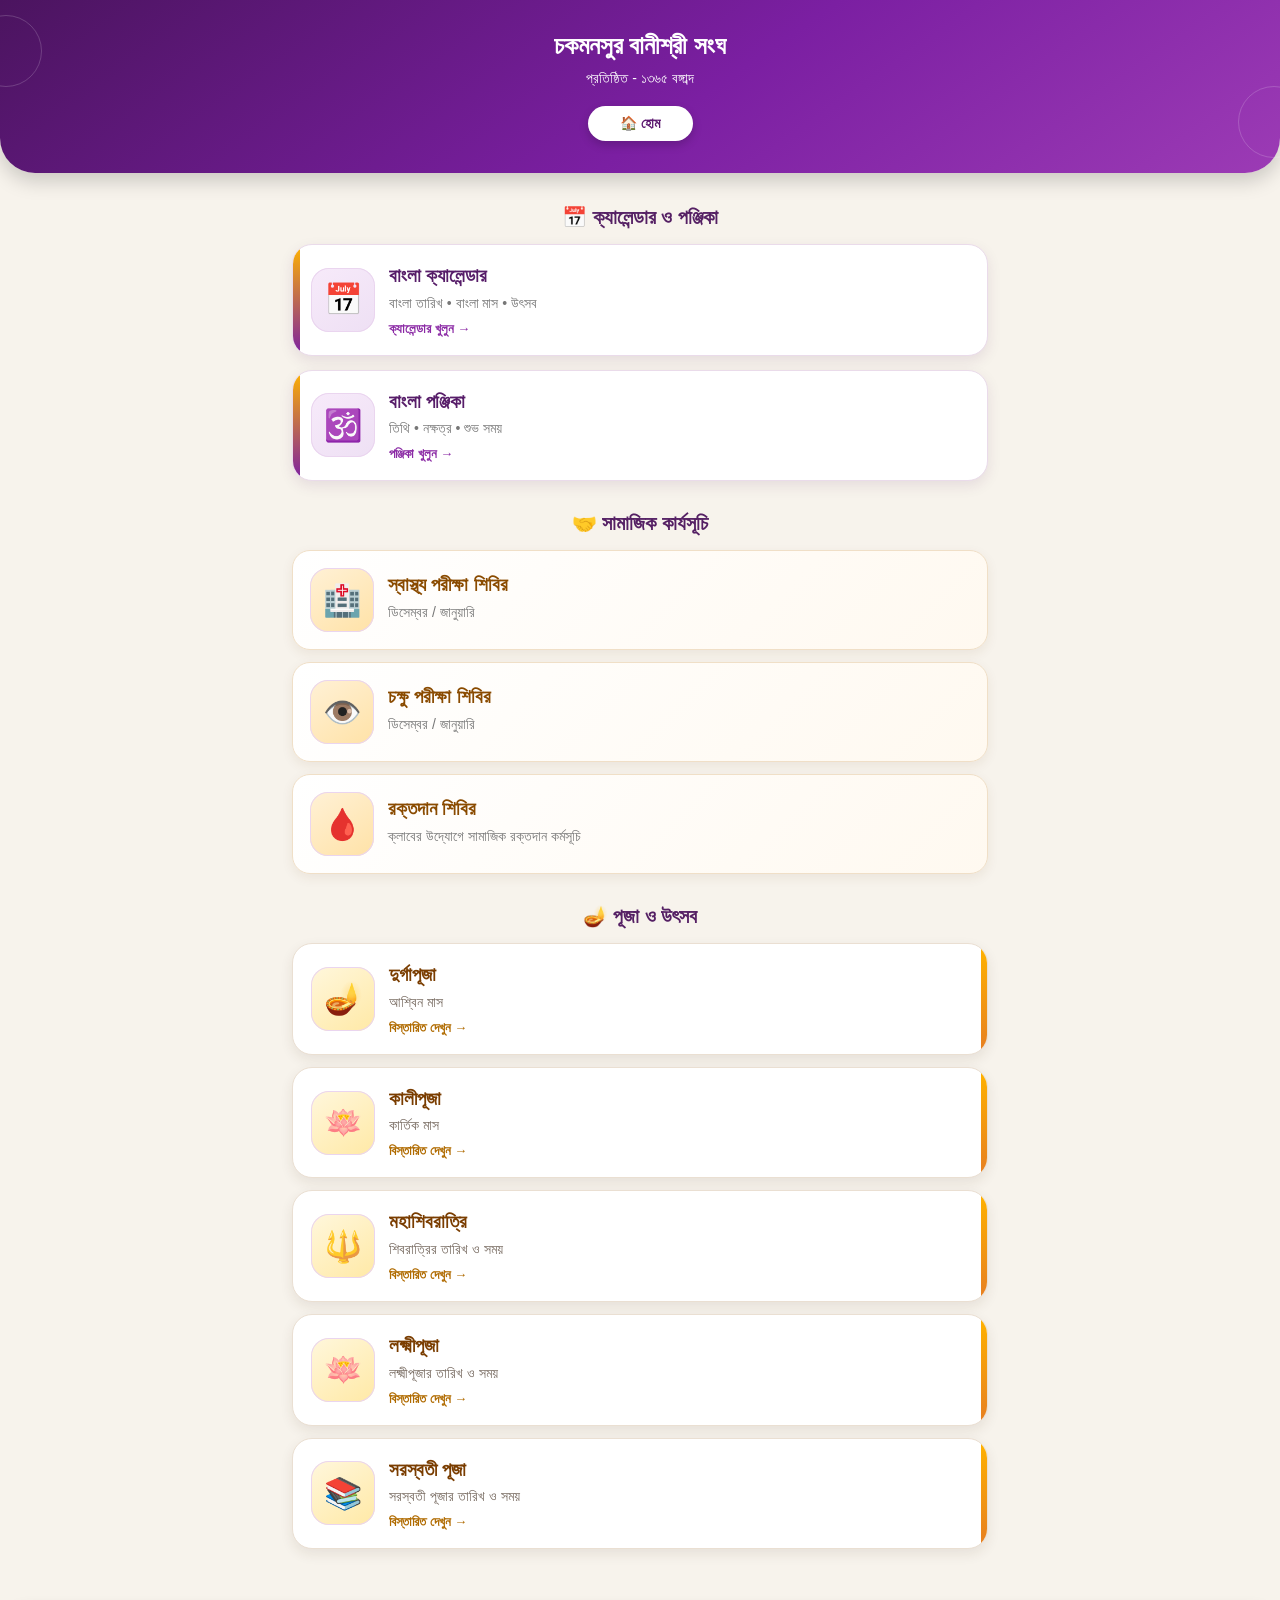
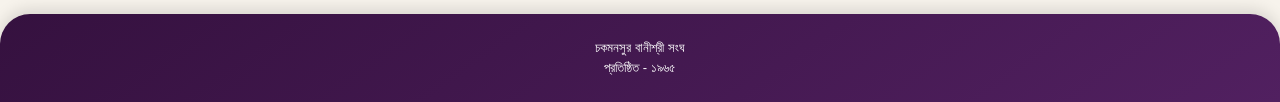
<file: calendar.html>
<!DOCTYPE html><html lang="bn"><head><meta charset="UTF-8">

<meta name="viewport"
      content="width=device-width, initial-scale=1.0">

<title>বাংলা ক্যালেন্ডার | চকমনসুর বানীশ্রী সংঘ</title>

<link rel="stylesheet" href="calendar.css">

</head><body><!-- =========================
     CLUB HEADER
========================= --><header class="calendar-header"><h1>চকমনসুর বানীশ্রী সংঘ</h1>

<p>প্রতিষ্ঠিত - ১৩৬৫ বঙ্গাব্দ</p>

<a href="index.html" class="home-btn">
    🏠 হোম
</a>

</header><!-- =========================
     MAIN CONTENT
========================= --><main class="calendar-page"><!-- =========================
     CALENDAR & PANJIKA
========================== -->

<section class="calendar-section">

    <h2>📅 ক্যালেন্ডার ও পঞ্জিকা</h2>


    <!-- বাংলা ক্যালেন্ডার -->

    <a
        href="https://bengalicalendar.com/"
        target="_blank"
        rel="noopener noreferrer"
        class="main-tab"
    >

        <div class="tab-icon">
            📅
        </div>

        <div class="tab-content">

            <h3>বাংলা ক্যালেন্ডার</h3>

            <p>
                বাংলা তারিখ • বাংলা মাস • উৎসব
            </p>

            <span>
                ক্যালেন্ডার খুলুন →
            </span>

        </div>

    </a>



    <!-- বাংলা পঞ্জিকা -->

    <a
        href="https://www.ponjika.com/"
        target="_blank"
        rel="noopener noreferrer"
        class="main-tab"
    >

        <div class="tab-icon">
            🕉️
        </div>

        <div class="tab-content">

            <h3>বাংলা পঞ্জিকা</h3>

            <p>
                তিথি • নক্ষত্র • শুভ সময়
            </p>

            <span>
                পঞ্জিকা খুলুন →
            </span>

        </div>

    </a>

</section>



<!-- =========================
     SOCIAL WORK
========================== -->

<section class="social-section">

    <h2>🤝 সামাজিক কার্যসূচি</h2>


    <!-- স্বাস্থ্য পরীক্ষা -->

    <div class="social-tab">

        <div class="tab-icon">
            🏥
        </div>

        <div class="tab-content">

            <h3>স্বাস্থ্য পরীক্ষা শিবির</h3>

            <p>
                ডিসেম্বর / জানুয়ারি
            </p>

        </div>

    </div>



    <!-- চক্ষু পরীক্ষা -->

    <div class="social-tab">

        <div class="tab-icon">
            👁️
        </div>

        <div class="tab-content">

            <h3>চক্ষু পরীক্ষা শিবির</h3>

            <p>
                ডিসেম্বর / জানুয়ারি
            </p>

        </div>

    </div>



    <!-- রক্তদান -->

    <div class="social-tab">

        <div class="tab-icon">
            🩸
        </div>

        <div class="tab-content">

            <h3>রক্তদান শিবির</h3>

            <p>
                ক্লাবের উদ্যোগে সামাজিক রক্তদান কর্মসূচি
            </p>

        </div>

    </div>

</section>



<!-- =========================
     PUJA & FESTIVAL
========================== -->

<section class="festival-section">

    <h2>🪔 পূজা ও উৎসব</h2>


    <!-- দুর্গাপূজা -->

    <a
        href="https://www.drikpanchang.com/dashavatara/durga-puja/durga-puja-dates.html"
        target="_blank"
        rel="noopener noreferrer"
        class="festival-tab"
    >

        <div class="tab-icon">
            🪔
        </div>

        <div class="tab-content">

            <h3>দুর্গাপূজা</h3>

            <p>
                আশ্বিন মাস
            </p>

            <span>
                বিস্তারিত দেখুন →
            </span>

        </div>

    </a>



    <!-- কালীপূজা -->

    <a
        href="https://www.drikpanchang.com/festivals/diwali/kali-puja-dates.html"
        target="_blank"
        rel="noopener noreferrer"
        class="festival-tab"
    >

        <div class="tab-icon">
            🪷
        </div>

        <div class="tab-content">

            <h3>কালীপূজা</h3>

            <p>
                কার্তিক মাস
            </p>

            <span>
                বিস্তারিত দেখুন →
            </span>

        </div>

    </a>



    <!-- মহাশিবরাত্রি -->

    <a
        href="https://www.drikpanchang.com/festivals/maha-shivratri/maha-shivaratri-date-time.html"
        target="_blank"
        rel="noopener noreferrer"
        class="festival-tab"
    >

        <div class="tab-icon">
            🔱
        </div>

        <div class="tab-content">

            <h3>মহাশিবরাত্রি</h3>

            <p>
                শিবরাত্রির তারিখ ও সময়
            </p>

            <span>
                বিস্তারিত দেখুন →
            </span>

        </div>

    </a>



    <!-- লক্ষ্মীপূজা -->

    <a
        href="https://www.drikpanchang.com/festivals/lakshmi-puja/lakshmi-puja-date-time.html"
        target="_blank"
        rel="noopener noreferrer"
        class="festival-tab"
    >

        <div class="tab-icon">
            🪷
        </div>

        <div class="tab-content">

            <h3>লক্ষ্মীপূজা</h3>

            <p>
                লক্ষ্মীপূজার তারিখ ও সময়
            </p>

            <span>
                বিস্তারিত দেখুন →
            </span>

        </div>

    </a>



    <!-- সরস্বতী পূজা -->

    <a
        href="https://www.drikpanchang.com/festivals/basant-panchami/saraswati-puja-date-time.html"
        target="_blank"
        rel="noopener noreferrer"
        class="festival-tab"
    >

        <div class="tab-icon">
            📚
        </div>

        <div class="tab-content">

            <h3>সরস্বতী পূজা</h3>

            <p>
                সরস্বতী পূজার তারিখ ও সময়
            </p>

            <span>
                বিস্তারিত দেখুন →
            </span>

        </div>

    </a>

</section>

</main><!-- =========================
     FOOTER
========================= --><footer class="footer"><p>চকমনসুর বানীশ্রী সংঘ</p>

<p>প্রতিষ্ঠিত - ১৯৬৫</p>

</footer></body></html>
</file>
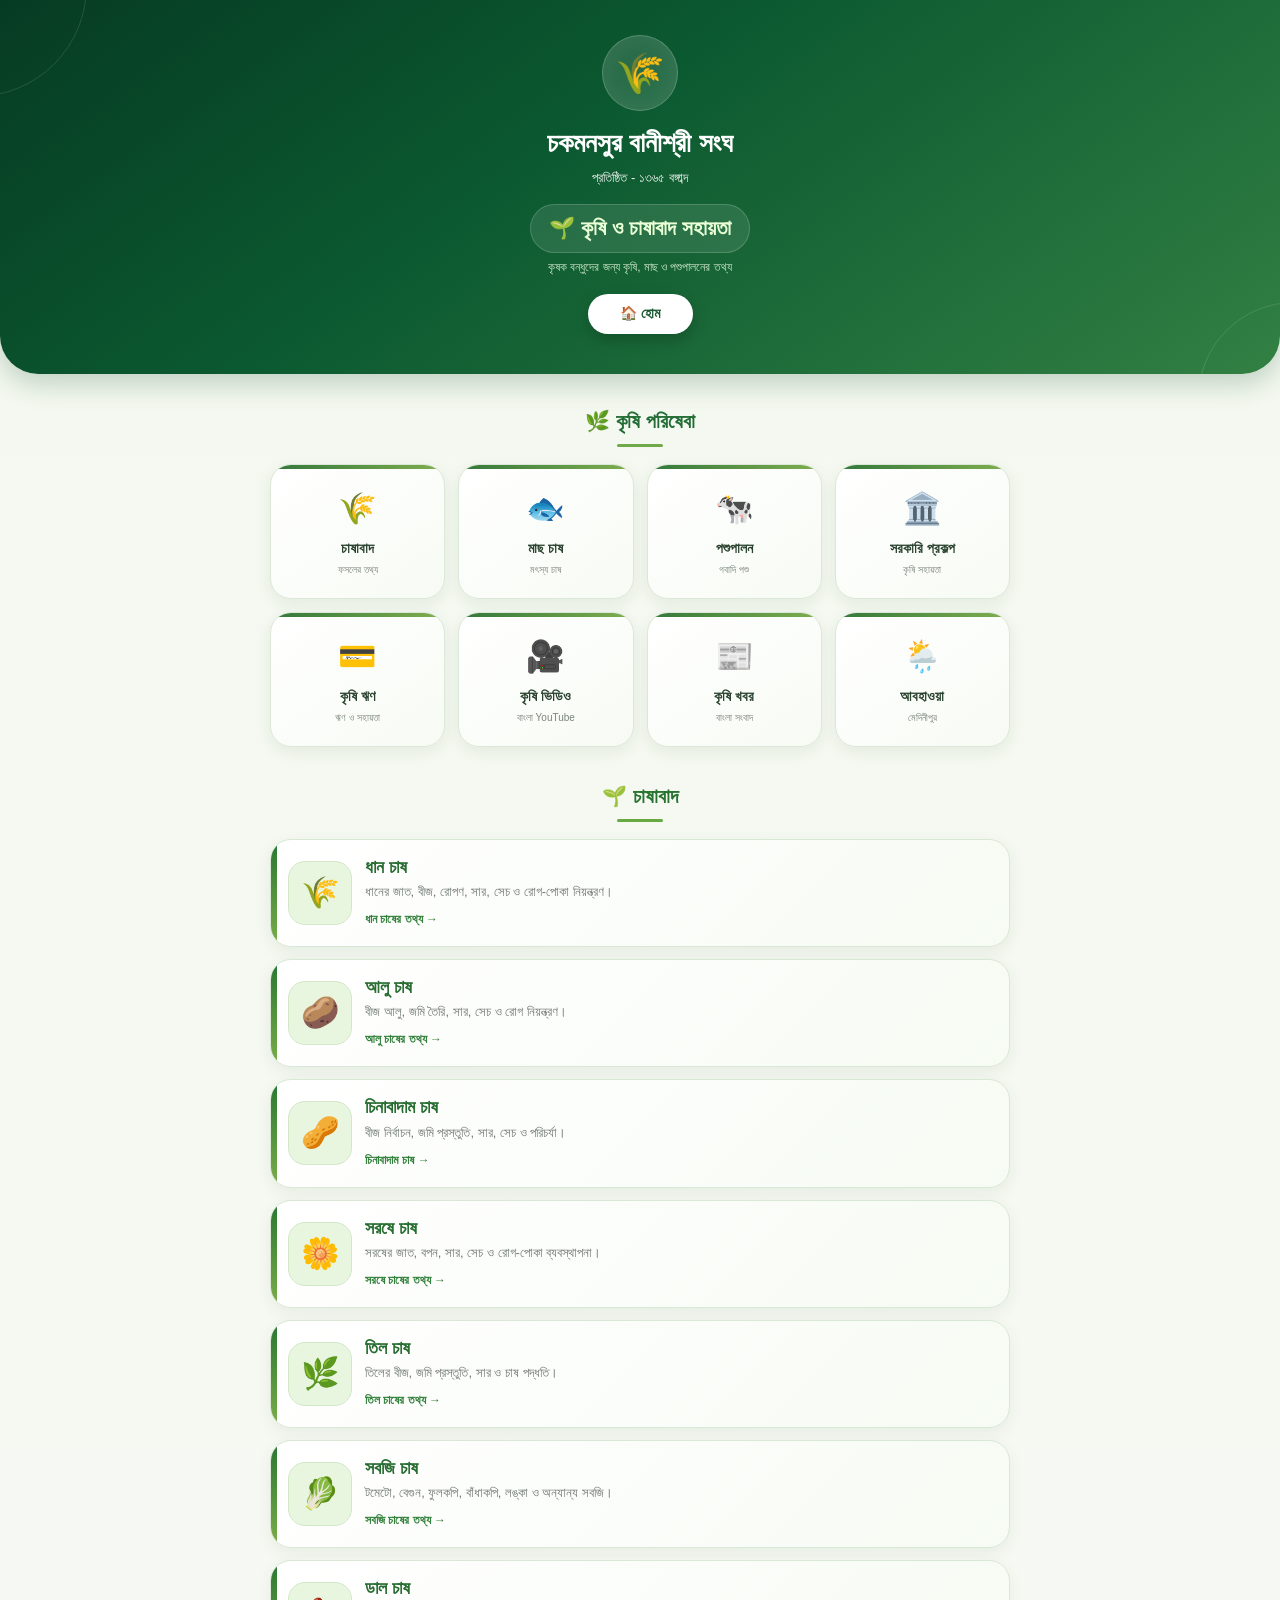
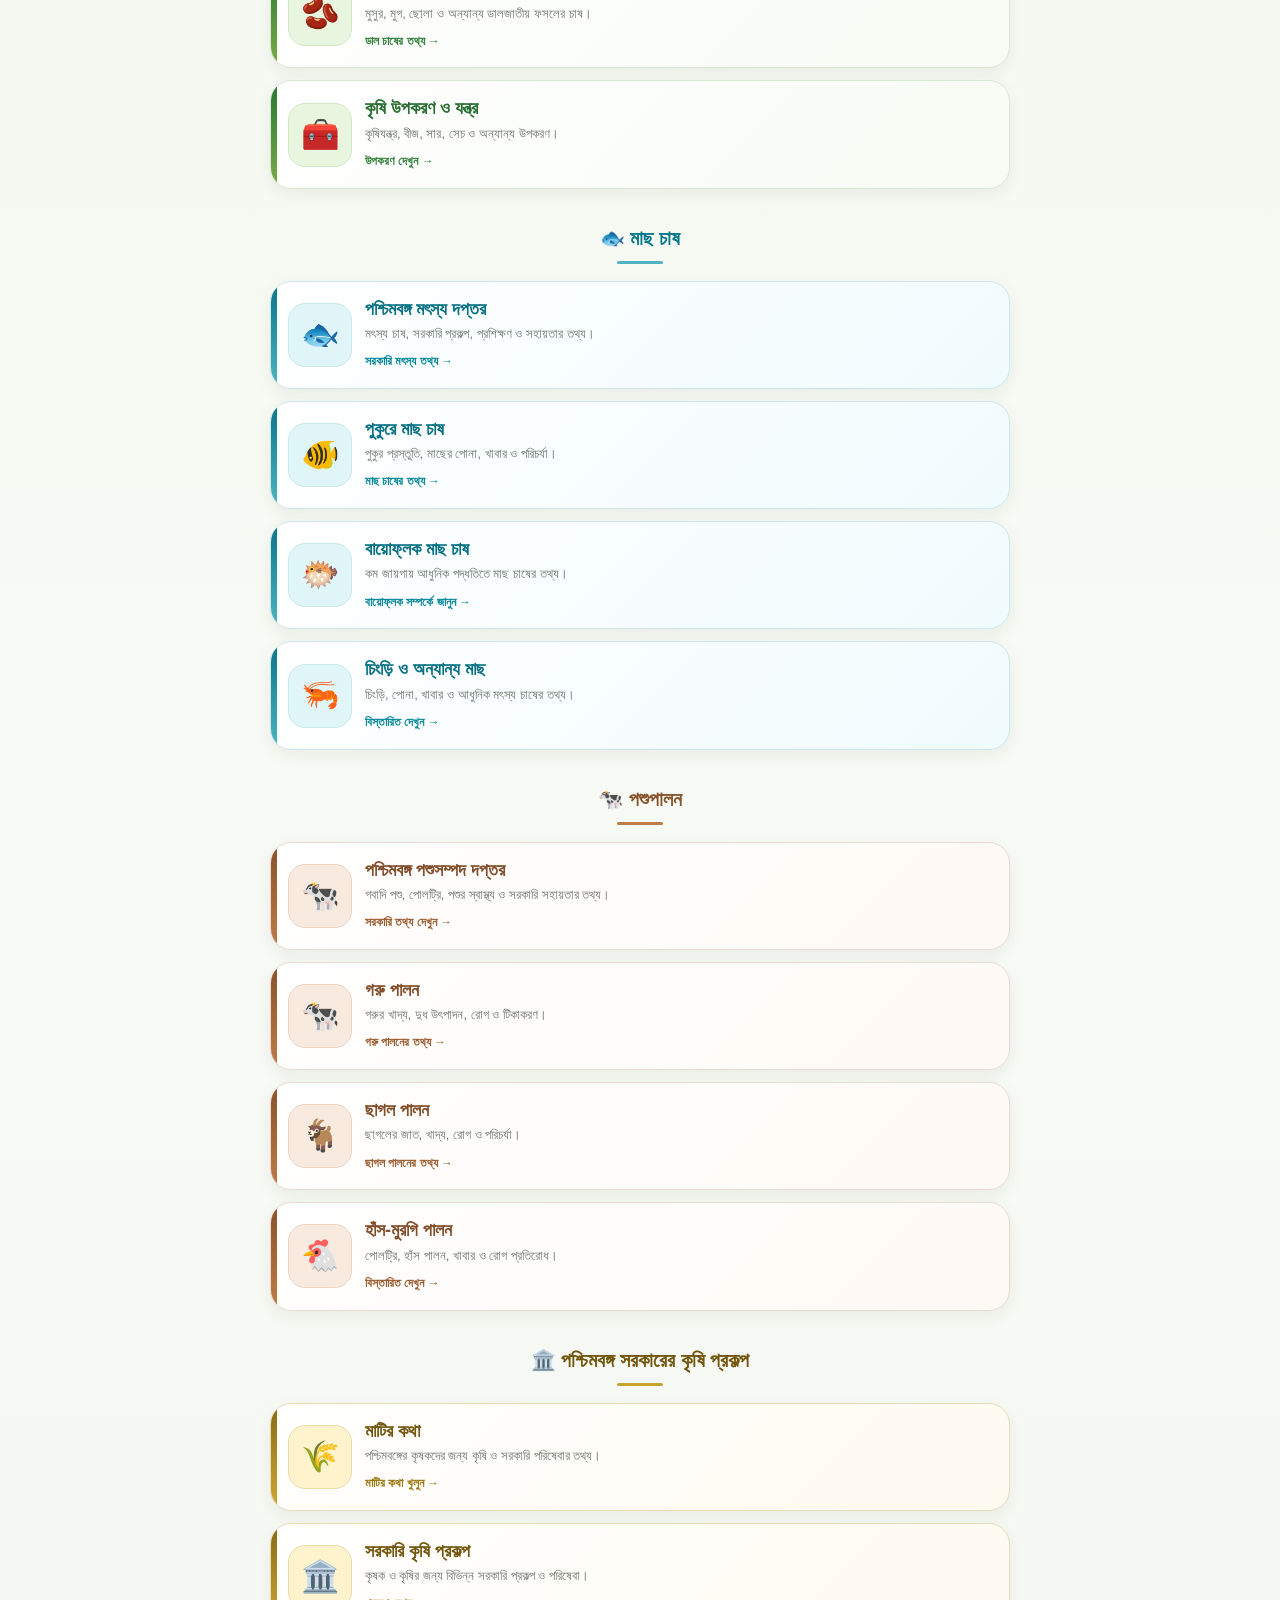
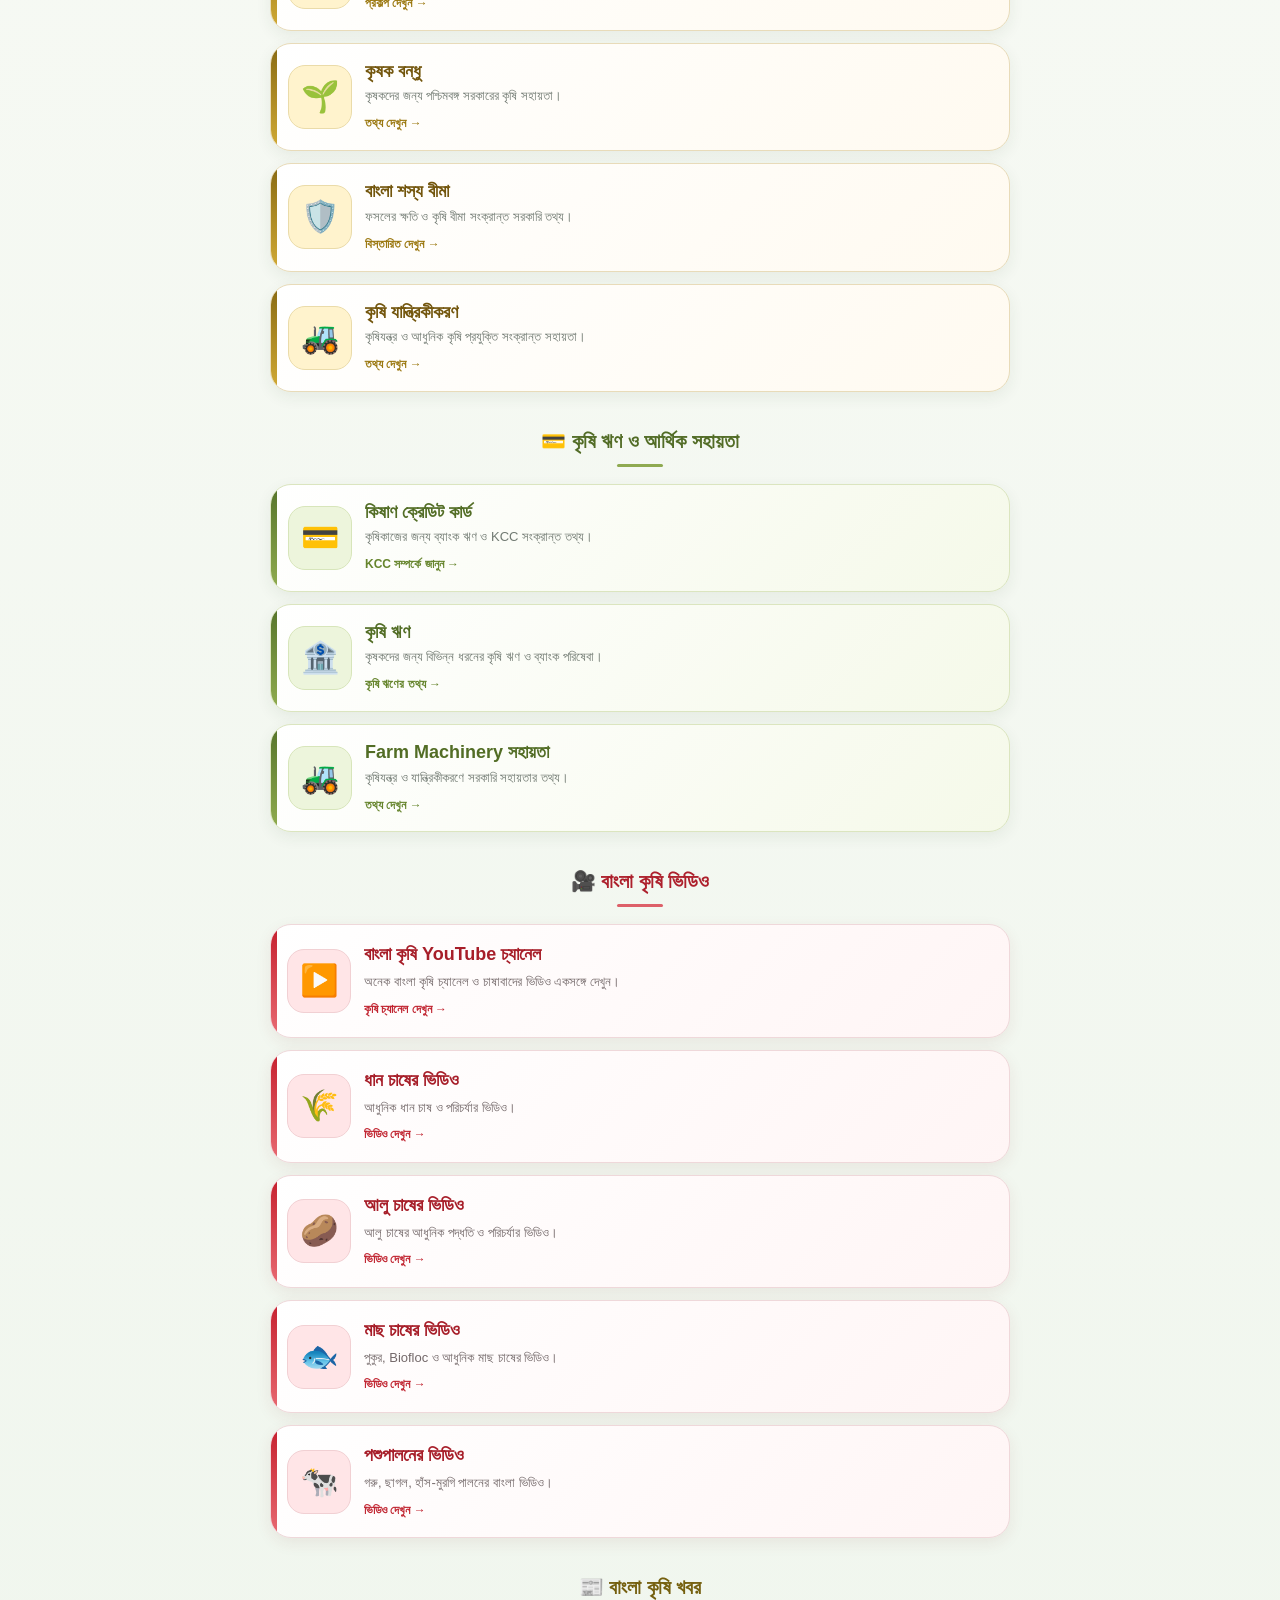
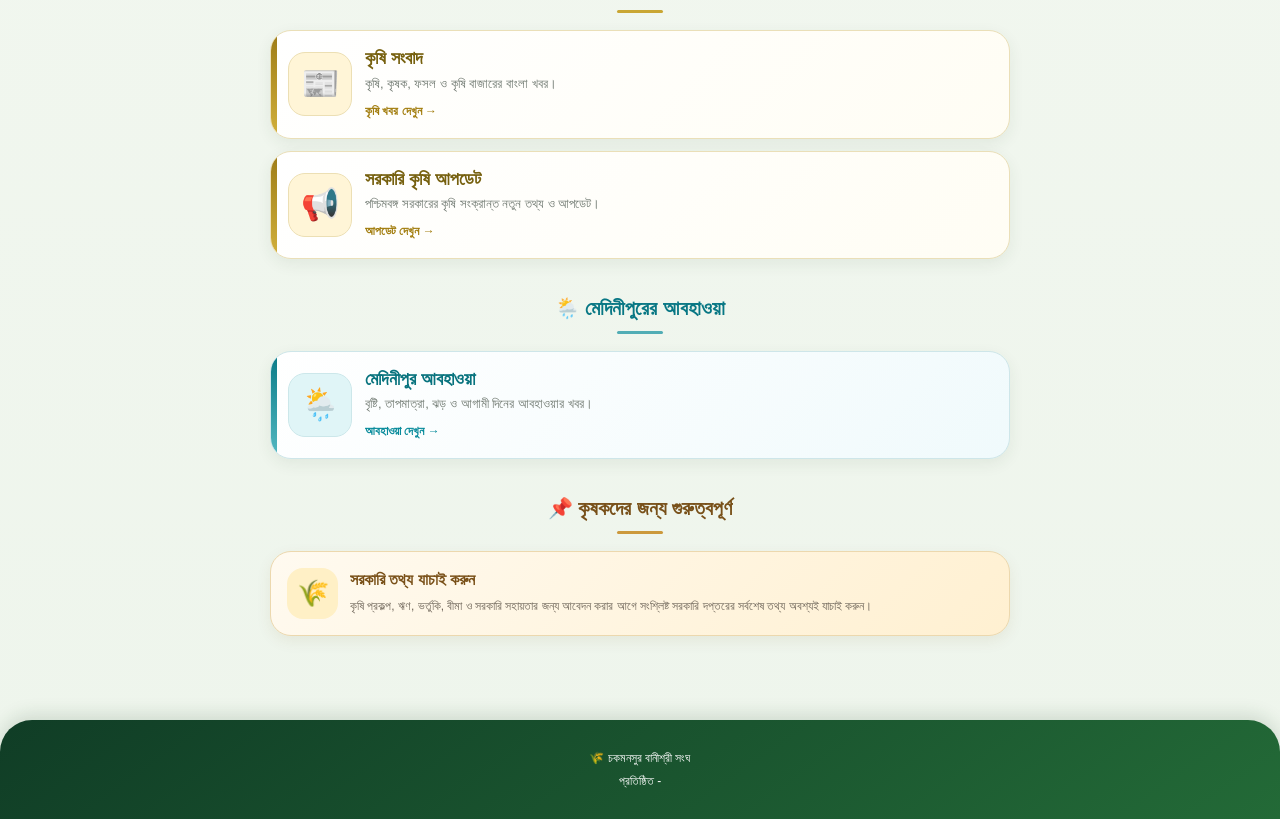
<file: cultivation.html>
<!DOCTYPE html><html lang="bn"><head><meta charset="UTF-8">

<meta
    name="viewport"
    content="width=device-width, initial-scale=1.0"
>

<title>
    কৃষি সহায়তা | চকমনসুর বানীশ্রী সংঘ
</title>

<link
    rel="stylesheet"
    href="cultivation.css"
>

</head><body><!-- =========================================
     HEADER
========================================= --><header class="cultivation-header"><div class="header-symbol">
    🌾
</div>

<h1>
    চকমনসুর বানীশ্রী সংঘ
</h1>

<p>
    প্রতিষ্ঠিত - ১৩৬৫ বঙ্গাব্দ
</p>

<div class="header-title">
    🌱 কৃষি ও চাষাবাদ সহায়তা
</div>

<p class="header-subtitle">
    কৃষক বন্ধুদের জন্য কৃষি, মাছ ও পশুপালনের তথ্য
</p>

<a
    href="index.html"
    class="home-button"
>
    🏠 হোম
</a>

</header><main class="cultivation-page"><!-- =========================================
     QUICK ACCESS
========================================= --><section class="quick-section"><h2>
    🌿 কৃষি পরিষেবা
</h2>


<div class="quick-grid">


    <a
        href="#chashabad"
        class="quick-card"
    >

        <span>🌾</span>

        <strong>
            চাষাবাদ
        </strong>

        <small>
            ফসলের তথ্য
        </small>

    </a>


    <a
        href="#fish"
        class="quick-card"
    >

        <span>🐟</span>

        <strong>
            মাছ চাষ
        </strong>

        <small>
            মৎস্য চাষ
        </small>

    </a>


    <a
        href="#animal"
        class="quick-card"
    >

        <span>🐄</span>

        <strong>
            পশুপালন
        </strong>

        <small>
            গবাদি পশু
        </small>

    </a>


    <a
        href="#government"
        class="quick-card"
    >

        <span>🏛️</span>

        <strong>
            সরকারি প্রকল্প
        </strong>

        <small>
            কৃষি সহায়তা
        </small>

    </a>


    <a
        href="#loan"
        class="quick-card"
    >

        <span>💳</span>

        <strong>
            কৃষি ঋণ
        </strong>

        <small>
            ঋণ ও সহায়তা
        </small>

    </a>


    <a
        href="#video"
        class="quick-card"
    >

        <span>🎥</span>

        <strong>
            কৃষি ভিডিও
        </strong>

        <small>
            বাংলা YouTube
        </small>

    </a>


    <a
        href="#news"
        class="quick-card"
    >

        <span>📰</span>

        <strong>
            কৃষি খবর
        </strong>

        <small>
            বাংলা সংবাদ
        </small>

    </a>


    <a
        href="#weather"
        class="quick-card"
    >

        <span>🌦️</span>

        <strong>
            আবহাওয়া
        </strong>

        <small>
            মেদিনীপুর
        </small>

    </a>

</div>

</section><!-- =========================================
     CHASHABAD
========================================= --><section
    class="agriculture-section"
    id="chashabad"
><h2>
    🌱 চাষাবাদ
</h2>


<!-- ধান -->

<a
    href="https://www.google.com/search?q=ধান+চাষ+পদ্ধতি+বাংলা"
    target="_blank"
    rel="noopener noreferrer"
    class="info-card green-card"
>

    <div class="card-icon">
        🌾
    </div>

    <div class="card-text">

        <h3>
            ধান চাষ
        </h3>

        <p>
            ধানের জাত, বীজ, রোপণ,
            সার, সেচ ও রোগ-পোকা নিয়ন্ত্রণ।
        </p>

        <span>
            ধান চাষের তথ্য →
        </span>

    </div>

</a>


<!-- আলু -->

<a
    href="https://www.google.com/search?q=আলু+চাষ+পদ্ধতি+বাংলা"
    target="_blank"
    rel="noopener noreferrer"
    class="info-card green-card"
>

    <div class="card-icon">
        🥔
    </div>

    <div class="card-text">

        <h3>
            আলু চাষ
        </h3>

        <p>
            বীজ আলু, জমি তৈরি, সার,
            সেচ ও রোগ নিয়ন্ত্রণ।
        </p>

        <span>
            আলু চাষের তথ্য →
        </span>

    </div>

</a>


<!-- চিনাবাদাম -->

<a
    href="https://www.google.com/search?q=চিনাবাদাম+চাষ+পদ্ধতি+বাংলা"
    target="_blank"
    rel="noopener noreferrer"
    class="info-card green-card"
>

    <div class="card-icon">
        🥜
    </div>

    <div class="card-text">

        <h3>
            চিনাবাদাম চাষ
        </h3>

        <p>
            বীজ নির্বাচন, জমি প্রস্তুতি,
            সার, সেচ ও পরিচর্যা।
        </p>

        <span>
            চিনাবাদাম চাষ →
        </span>

    </div>

</a>


<!-- সরষে -->

<a
    href="https://www.google.com/search?q=সরষে+চাষ+পদ্ধতি+বাংলা"
    target="_blank"
    rel="noopener noreferrer"
    class="info-card green-card"
>

    <div class="card-icon">
        🌼
    </div>

    <div class="card-text">

        <h3>
            সরষে চাষ
        </h3>

        <p>
            সরষের জাত, বপন, সার,
            সেচ ও রোগ-পোকা ব্যবস্থাপনা।
        </p>

        <span>
            সরষে চাষের তথ্য →
        </span>

    </div>

</a>


<!-- তিল -->

<a
    href="https://www.google.com/search?q=তিল+চাষ+পদ্ধতি+বাংলা"
    target="_blank"
    rel="noopener noreferrer"
    class="info-card green-card"
>

    <div class="card-icon">
        🌿
    </div>

    <div class="card-text">

        <h3>
            তিল চাষ
        </h3>

        <p>
            তিলের বীজ, জমি প্রস্তুতি,
            সার ও চাষ পদ্ধতি।
        </p>

        <span>
            তিল চাষের তথ্য →
        </span>

    </div>

</a>


<!-- সবজি -->

<a
    href="https://www.google.com/search?q=সবজি+চাষ+পদ্ধতি+বাংলা"
    target="_blank"
    rel="noopener noreferrer"
    class="info-card green-card"
>

    <div class="card-icon">
        🥬
    </div>

    <div class="card-text">

        <h3>
            সবজি চাষ
        </h3>

        <p>
            টমেটো, বেগুন, ফুলকপি,
            বাঁধাকপি, লঙ্কা ও অন্যান্য সবজি।
        </p>

        <span>
            সবজি চাষের তথ্য →
        </span>

    </div>

</a>


<!-- ডাল -->

<a
    href="https://www.google.com/search?q=ডাল+চাষ+পদ্ধতি+বাংলা"
    target="_blank"
    rel="noopener noreferrer"
    class="info-card green-card"
>

    <div class="card-icon">
        🫘
    </div>

    <div class="card-text">

        <h3>
            ডাল চাষ
        </h3>

        <p>
            মুসুর, মুগ, ছোলা ও অন্যান্য
            ডালজাতীয় ফসলের চাষ।
        </p>

        <span>
            ডাল চাষের তথ্য →
        </span>

    </div>

</a>


<!-- কৃষি উপকরণ -->

<a
    href="https://www.google.com/search?q=কৃষি+যন্ত্র+ও+উপকরণ+বাংলা"
    target="_blank"
    rel="noopener noreferrer"
    class="info-card green-card"
>

    <div class="card-icon">
        🧰
    </div>

    <div class="card-text">

        <h3>
            কৃষি উপকরণ ও যন্ত্র
        </h3>

        <p>
            কৃষিযন্ত্র, বীজ, সার,
            সেচ ও অন্যান্য উপকরণ।
        </p>

        <span>
            উপকরণ দেখুন →
        </span>

    </div>

</a>

</section><!-- =========================================
     FISH
========================================= --><section
    class="fish-section"
    id="fish"
><h2>
    🐟 মাছ চাষ
</h2>


<a
    href="https://wbfisheries.wb.gov.in/"
    target="_blank"
    rel="noopener noreferrer"
    class="info-card fish-card"
>

    <div class="card-icon">
        🐟
    </div>

    <div class="card-text">

        <h3>
            পশ্চিমবঙ্গ মৎস্য দপ্তর
        </h3>

        <p>
            মৎস্য চাষ, সরকারি প্রকল্প,
            প্রশিক্ষণ ও সহায়তার তথ্য।
        </p>

        <span>
            সরকারি মৎস্য তথ্য →
        </span>

    </div>

</a>


<a
    href="https://www.google.com/search?q=পুকুরে+মাছ+চাষ+বাংলা"
    target="_blank"
    rel="noopener noreferrer"
    class="info-card fish-card"
>

    <div class="card-icon">
        🐠
    </div>

    <div class="card-text">

        <h3>
            পুকুরে মাছ চাষ
        </h3>

        <p>
            পুকুর প্রস্তুতি, মাছের পোনা,
            খাবার ও পরিচর্যা।
        </p>

        <span>
            মাছ চাষের তথ্য →
        </span>

    </div>

</a>


<a
    href="https://www.google.com/search?q=Biofloc+মাছ+চাষ+বাংলা"
    target="_blank"
    rel="noopener noreferrer"
    class="info-card fish-card"
>

    <div class="card-icon">
        🐡
    </div>

    <div class="card-text">

        <h3>
            বায়োফ্লক মাছ চাষ
        </h3>

        <p>
            কম জায়গায় আধুনিক পদ্ধতিতে
            মাছ চাষের তথ্য।
        </p>

        <span>
            বায়োফ্লক সম্পর্কে জানুন →
        </span>

    </div>

</a>


<a
    href="https://www.google.com/search?q=চিংড়ি+মাছ+চাষ+বাংলা"
    target="_blank"
    rel="noopener noreferrer"
    class="info-card fish-card"
>

    <div class="card-icon">
        🦐
    </div>

    <div class="card-text">

        <h3>
            চিংড়ি ও অন্যান্য মাছ
        </h3>

        <p>
            চিংড়ি, পোনা, খাবার ও
            আধুনিক মৎস্য চাষের তথ্য।
        </p>

        <span>
            বিস্তারিত দেখুন →
        </span>

    </div>

</a>

</section><!-- =========================================
     LIVESTOCK
========================================= --><section
    class="livestock-section"
    id="animal"
><h2>
    🐄 পশুপালন
</h2>


<a
    href="https://ard.wb.gov.in/"
    target="_blank"
    rel="noopener noreferrer"
    class="info-card animal-card"
>

    <div class="card-icon">
        🐄
    </div>

    <div class="card-text">

        <h3>
            পশ্চিমবঙ্গ পশুসম্পদ দপ্তর
        </h3>

        <p>
            গবাদি পশু, পোলট্রি, পশুর স্বাস্থ্য
            ও সরকারি সহায়তার তথ্য।
        </p>

        <span>
            সরকারি তথ্য দেখুন →
        </span>

    </div>

</a>


<a
    href="https://www.google.com/search?q=গরু+পালন+পদ্ধতি+বাংলা"
    target="_blank"
    rel="noopener noreferrer"
    class="info-card animal-card"
>

    <div class="card-icon">
        🐄
    </div>

    <div class="card-text">

        <h3>
            গরু পালন
        </h3>

        <p>
            গরুর খাদ্য, দুধ উৎপাদন,
            রোগ ও টিকাকরণ।
        </p>

        <span>
            গরু পালনের তথ্য →
        </span>

    </div>

</a>


<a
    href="https://www.google.com/search?q=ছাগল+পালন+পদ্ধতি+বাংলা"
    target="_blank"
    rel="noopener noreferrer"
    class="info-card animal-card"
>

    <div class="card-icon">
        🐐
    </div>

    <div class="card-text">

        <h3>
            ছাগল পালন
        </h3>

        <p>
            ছাগলের জাত, খাদ্য,
            রোগ ও পরিচর্যা।
        </p>

        <span>
            ছাগল পালনের তথ্য →
        </span>

    </div>

</a>


<a
    href="https://www.google.com/search?q=হাঁস+মুরগি+পালন+বাংলা"
    target="_blank"
    rel="noopener noreferrer"
    class="info-card animal-card"
>

    <div class="card-icon">
        🐔
    </div>

    <div class="card-text">

        <h3>
            হাঁস-মুরগি পালন
        </h3>

        <p>
            পোলট্রি, হাঁস পালন,
            খাবার ও রোগ প্রতিরোধ।
        </p>

        <span>
            বিস্তারিত দেখুন →
        </span>

    </div>

</a>

</section><!-- =========================================
     GOVERNMENT SCHEMES
========================================= --><section
    class="government-section"
    id="government"
><h2>
    🏛️ পশ্চিমবঙ্গ সরকারের কৃষি প্রকল্প
</h2>


<a
    href="https://matirkatha.wb.gov.in/"
    target="_blank"
    rel="noopener noreferrer"
    class="info-card government-card"
>

    <div class="card-icon">
        🌾
    </div>

    <div class="card-text">

        <h3>
            মাটির কথা
        </h3>

        <p>
            পশ্চিমবঙ্গের কৃষকদের জন্য
            কৃষি ও সরকারি পরিষেবার তথ্য।
        </p>

        <span>
            মাটির কথা খুলুন →
        </span>

    </div>

</a>


<a
    href="https://wb.gov.in/government-schemes.aspx"
    target="_blank"
    rel="noopener noreferrer"
    class="info-card government-card"
>

    <div class="card-icon">
        🏛️
    </div>

    <div class="card-text">

        <h3>
            সরকারি কৃষি প্রকল্প
        </h3>

        <p>
            কৃষক ও কৃষির জন্য বিভিন্ন
            সরকারি প্রকল্প ও পরিষেবা।
        </p>

        <span>
            প্রকল্প দেখুন →
        </span>

    </div>

</a>


<a
    href="https://matirkatha.wb.gov.in/"
    target="_blank"
    rel="noopener noreferrer"
    class="info-card government-card"
>

    <div class="card-icon">
        🌱
    </div>

    <div class="card-text">

        <h3>
            কৃষক বন্ধু
        </h3>

        <p>
            কৃষকদের জন্য পশ্চিমবঙ্গ
            সরকারের কৃষি সহায়তা।
        </p>

        <span>
            তথ্য দেখুন →
        </span>

    </div>

</a>


<a
    href="https://matirkatha.wb.gov.in/"
    target="_blank"
    rel="noopener noreferrer"
    class="info-card government-card"
>

    <div class="card-icon">
        🛡️
    </div>

    <div class="card-text">

        <h3>
            বাংলা শস্য বীমা
        </h3>

        <p>
            ফসলের ক্ষতি ও কৃষি
            বীমা সংক্রান্ত সরকারি তথ্য।
        </p>

        <span>
            বিস্তারিত দেখুন →
        </span>

    </div>

</a>


<a
    href="https://matirkatha.wb.gov.in/"
    target="_blank"
    rel="noopener noreferrer"
    class="info-card government-card"
>

    <div class="card-icon">
        🚜
    </div>

    <div class="card-text">

        <h3>
            কৃষি যান্ত্রিকীকরণ
        </h3>

        <p>
            কৃষিযন্ত্র ও আধুনিক কৃষি
            প্রযুক্তি সংক্রান্ত সহায়তা।
        </p>

        <span>
            তথ্য দেখুন →
        </span>

    </div>

</a>

</section><!-- =========================================
     LOAN & FINANCIAL HELP
========================================= --><section
    class="loan-section"
    id="loan"
><h2>
    💳 কৃষি ঋণ ও আর্থিক সহায়তা
</h2>


<a
    href="https://www.google.com/search?q=Kisan+Credit+Card+KCC+কৃষি+ঋণ+বাংলা"
    target="_blank"
    rel="noopener noreferrer"
    class="info-card loan-card"
>

    <div class="card-icon">
        💳
    </div>

    <div class="card-text">

        <h3>
            কিষাণ ক্রেডিট কার্ড
        </h3>

        <p>
            কৃষিকাজের জন্য ব্যাংক ঋণ ও
            KCC সংক্রান্ত তথ্য।
        </p>

        <span>
            KCC সম্পর্কে জানুন →
        </span>

    </div>

</a>


<a
    href="https://www.google.com/search?q=কৃষি+ঋণ+পশ্চিমবঙ্গ+বাংলা"
    target="_blank"
    rel="noopener noreferrer"
    class="info-card loan-card"
>

    <div class="card-icon">
        🏦
    </div>

    <div class="card-text">

        <h3>
            কৃষি ঋণ
        </h3>

        <p>
            কৃষকদের জন্য বিভিন্ন ধরনের
            কৃষি ঋণ ও ব্যাংক পরিষেবা।
        </p>

        <span>
            কৃষি ঋণের তথ্য →
        </span>

    </div>

</a>


<a
    href="https://www.google.com/search?q=Farm+Machinery+Bank+West+Bengal"
    target="_blank"
    rel="noopener noreferrer"
    class="info-card loan-card"
>

    <div class="card-icon">
        🚜
    </div>

    <div class="card-text">

        <h3>
            Farm Machinery সহায়তা
        </h3>

        <p>
            কৃষিযন্ত্র ও যান্ত্রিকীকরণে
            সরকারি সহায়তার তথ্য।
        </p>

        <span>
            তথ্য দেখুন →
        </span>

    </div>

</a>

</section><!-- =========================================
     KRISHI VIDEO
========================================= --><section
    class="video-section"
    id="video"
><h2>
    🎥 বাংলা কৃষি ভিডিও
</h2>


<a
    href="https://www.youtube.com/results?search_query=বাংলা+কৃষি+চাষাবাদ"
    target="_blank"
    rel="noopener noreferrer"
    class="video-card"
>

    <div class="video-icon">
        ▶️
    </div>

    <div>

        <h3>
            বাংলা কৃষি YouTube চ্যানেল
        </h3>

        <p>
            অনেক বাংলা কৃষি চ্যানেল ও
            চাষাবাদের ভিডিও একসঙ্গে দেখুন।
        </p>

        <span>
            কৃষি চ্যানেল দেখুন →
        </span>

    </div>

</a>


<a
    href="https://www.youtube.com/results?search_query=ধান+চাষ+বাংলা"
    target="_blank"
    rel="noopener noreferrer"
    class="video-card"
>

    <div class="video-icon">
        🌾
    </div>

    <div>

        <h3>
            ধান চাষের ভিডিও
        </h3>

        <p>
            আধুনিক ধান চাষ ও
            পরিচর্যার ভিডিও।
        </p>

        <span>
            ভিডিও দেখুন →
        </span>

    </div>

</a>


<a
    href="https://www.youtube.com/results?search_query=আলু+চাষ+বাংলা"
    target="_blank"
    rel="noopener noreferrer"
    class="video-card"
>

    <div class="video-icon">
        🥔
    </div>

    <div>

        <h3>
            আলু চাষের ভিডিও
        </h3>

        <p>
            আলু চাষের আধুনিক পদ্ধতি
            ও পরিচর্যার ভিডিও।
        </p>

        <span>
            ভিডিও দেখুন →
        </span>

    </div>

</a>


<a
    href="https://www.youtube.com/results?search_query=মাছ+চাষ+বাংলা"
    target="_blank"
    rel="noopener noreferrer"
    class="video-card"
>

    <div class="video-icon">
        🐟
    </div>

    <div>

        <h3>
            মাছ চাষের ভিডিও
        </h3>

        <p>
            পুকুর, Biofloc ও আধুনিক
            মাছ চাষের ভিডিও।
        </p>

        <span>
            ভিডিও দেখুন →
        </span>

    </div>

</a>


<a
    href="https://www.youtube.com/results?search_query=গরু+ছাগল+পালন+বাংলা"
    target="_blank"
    rel="noopener noreferrer"
    class="video-card"
>

    <div class="video-icon">
        🐄
    </div>

    <div>

        <h3>
            পশুপালনের ভিডিও
        </h3>

        <p>
            গরু, ছাগল, হাঁস-মুরগি
            পালনের বাংলা ভিডিও।
        </p>

        <span>
            ভিডিও দেখুন →
        </span>

    </div>

</a>

</section><!-- =========================================
     AGRICULTURE NEWS
========================================= --><section
    class="news-section"
    id="news"
><h2>
    📰 বাংলা কৃষি খবর
</h2>


<a
    href="https://www.google.com/search?q=কৃষি+খবর+বাংলা"
    target="_blank"
    rel="noopener noreferrer"
    class="info-card news-card"
>

    <div class="card-icon">
        📰
    </div>

    <div class="card-text">

        <h3>
            কৃষি সংবাদ
        </h3>

        <p>
            কৃষি, কৃষক, ফসল ও
            কৃষি বাজারের বাংলা খবর।
        </p>

        <span>
            কৃষি খবর দেখুন →
        </span>

    </div>

</a>


<a
    href="https://matirkatha.wb.gov.in/"
    target="_blank"
    rel="noopener noreferrer"
    class="info-card news-card"
>

    <div class="card-icon">
        📢
    </div>

    <div class="card-text">

        <h3>
            সরকারি কৃষি আপডেট
        </h3>

        <p>
            পশ্চিমবঙ্গ সরকারের কৃষি
            সংক্রান্ত নতুন তথ্য ও আপডেট।
        </p>

        <span>
            আপডেট দেখুন →
        </span>

    </div>

</a>

</section><!-- =========================================
     WEATHER
========================================= --><section
    class="weather-section"
    id="weather"
><h2>
    🌦️ মেদিনীপুরের আবহাওয়া
</h2>


<a
    href="https://www.google.com/search?q=Medinipur+weather"
    target="_blank"
    rel="noopener noreferrer"
    class="info-card weather-card"
>

    <div class="card-icon">
        🌦️
    </div>

    <div class="card-text">

        <h3>
            মেদিনীপুর আবহাওয়া
        </h3>

        <p>
            বৃষ্টি, তাপমাত্রা, ঝড় ও
            আগামী দিনের আবহাওয়ার খবর।
        </p>

        <span>
            আবহাওয়া দেখুন →
        </span>

    </div>

</a>

</section><!-- =========================================
     NOTICE
========================================= --><section class="notice-section"><h2>
    📌 কৃষকদের জন্য গুরুত্বপূর্ণ
</h2>


<div class="notice-box">

    <div class="notice-icon">
        🌾
    </div>

    <div>

        <h3>
            সরকারি তথ্য যাচাই করুন
        </h3>

        <p>
            কৃষি প্রকল্প, ঋণ, ভর্তুকি,
            বীমা ও সরকারি সহায়তার জন্য
            আবেদন করার আগে সংশ্লিষ্ট
            সরকারি দপ্তরের সর্বশেষ তথ্য
            অবশ্যই যাচাই করুন।
        </p>

    </div>

</div>

</section></main><!-- =========================================
     FOOTER
========================================= --><footer class="footer"><p>
    🌾 চকমনসুর বানীশ্রী সংঘ
</p>

<p>
    প্রতিষ্ঠিত -
</file>
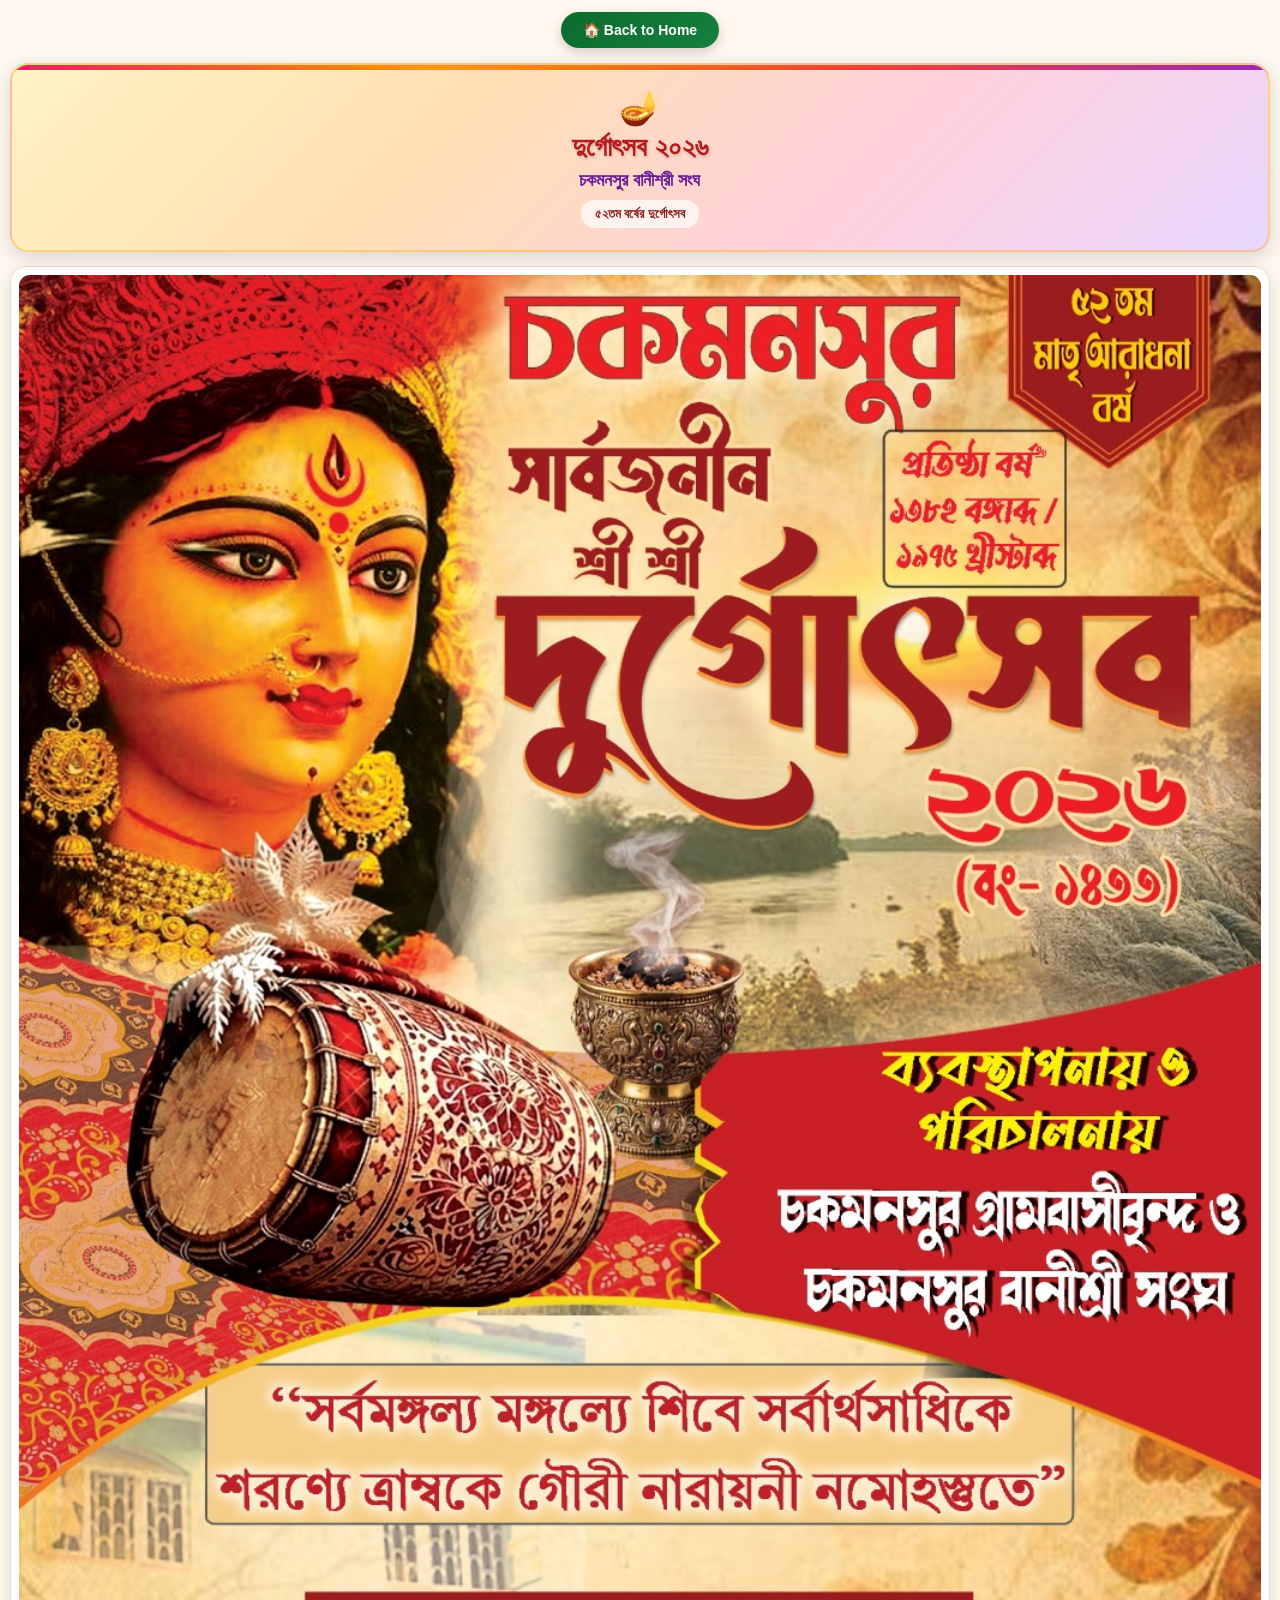
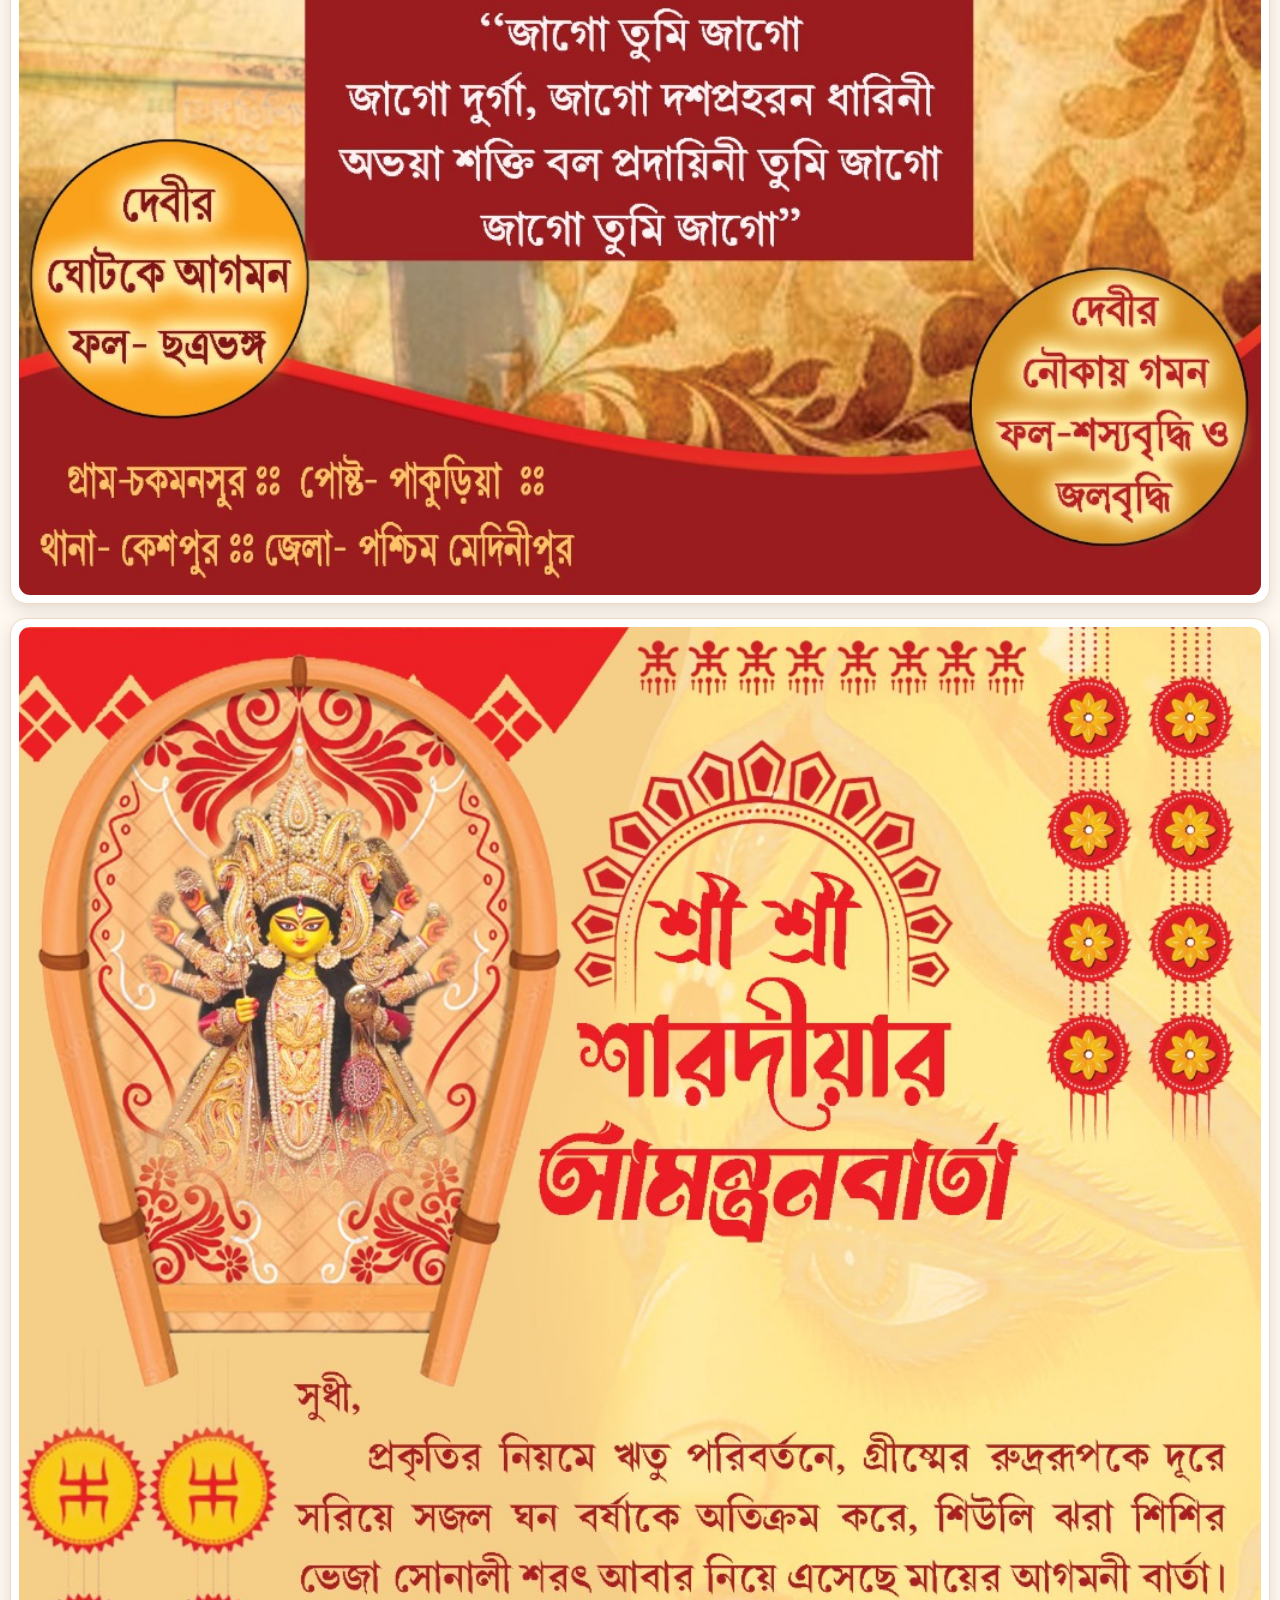
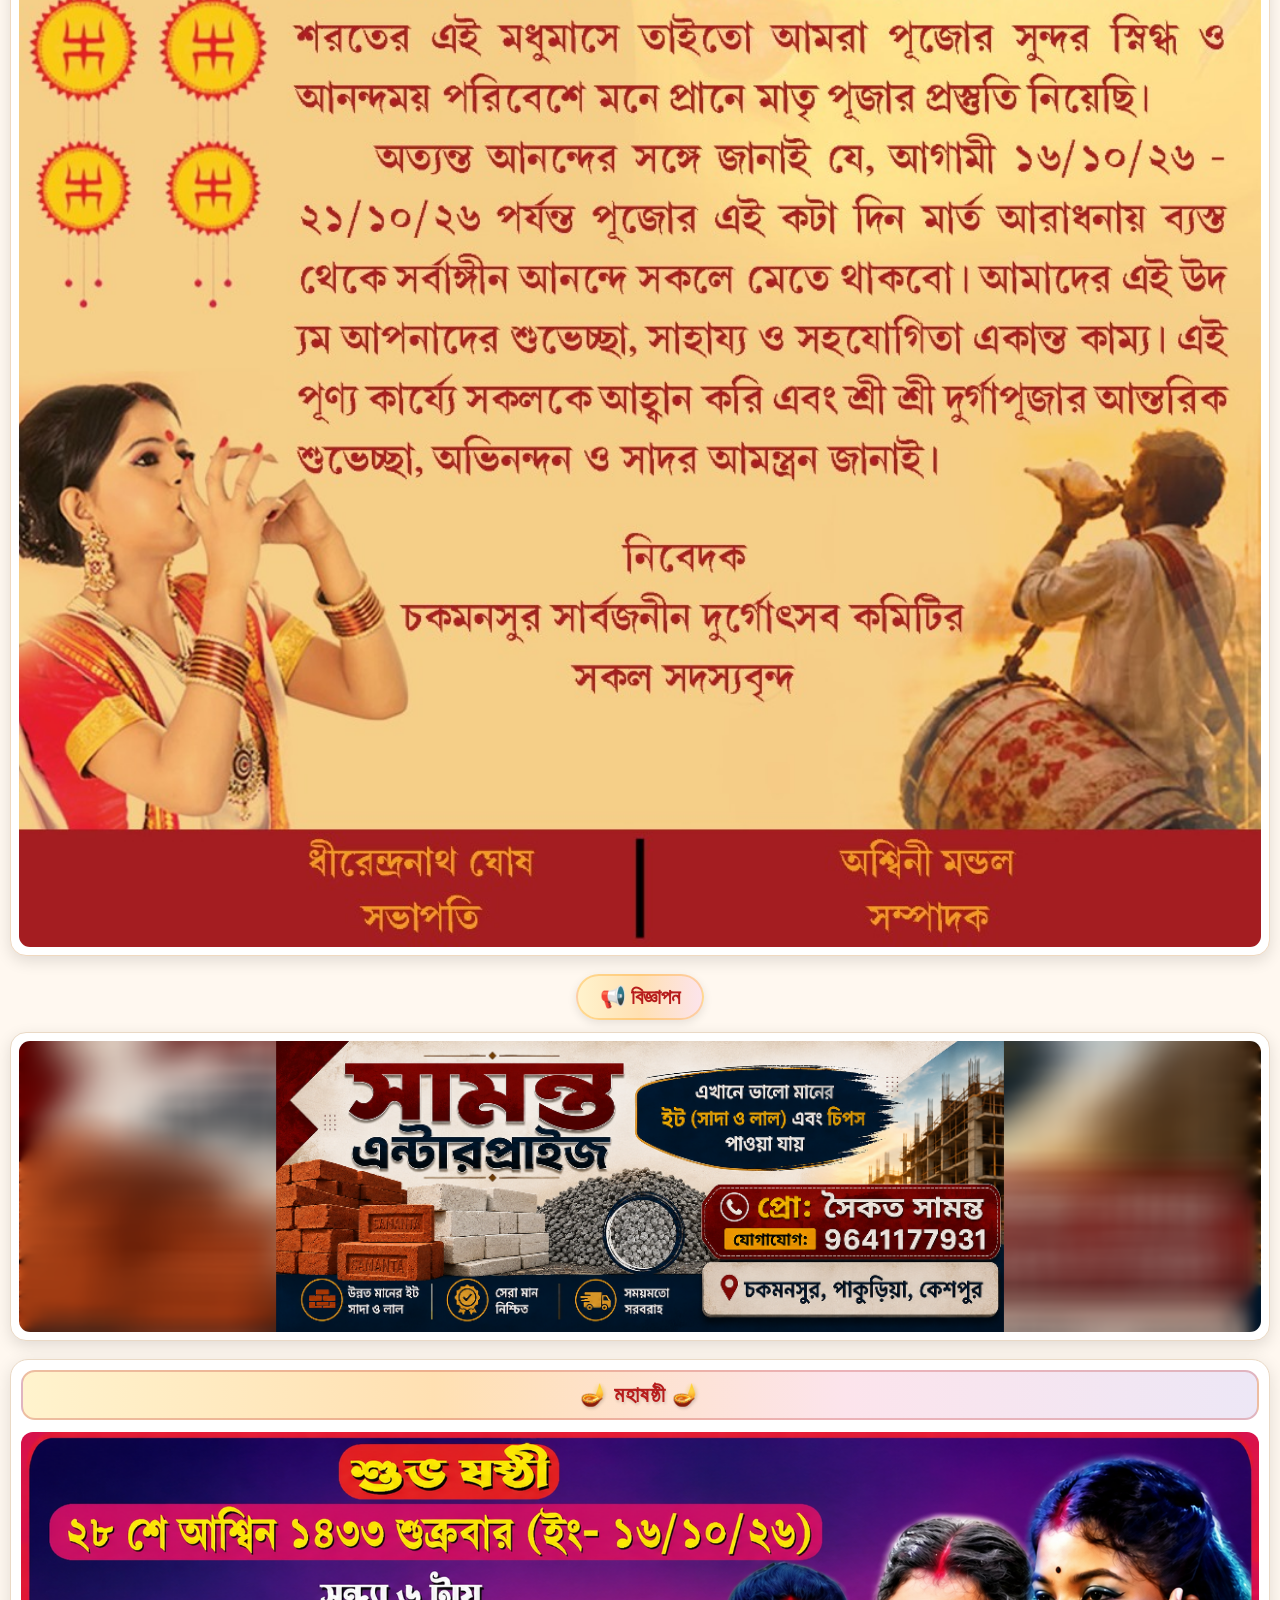
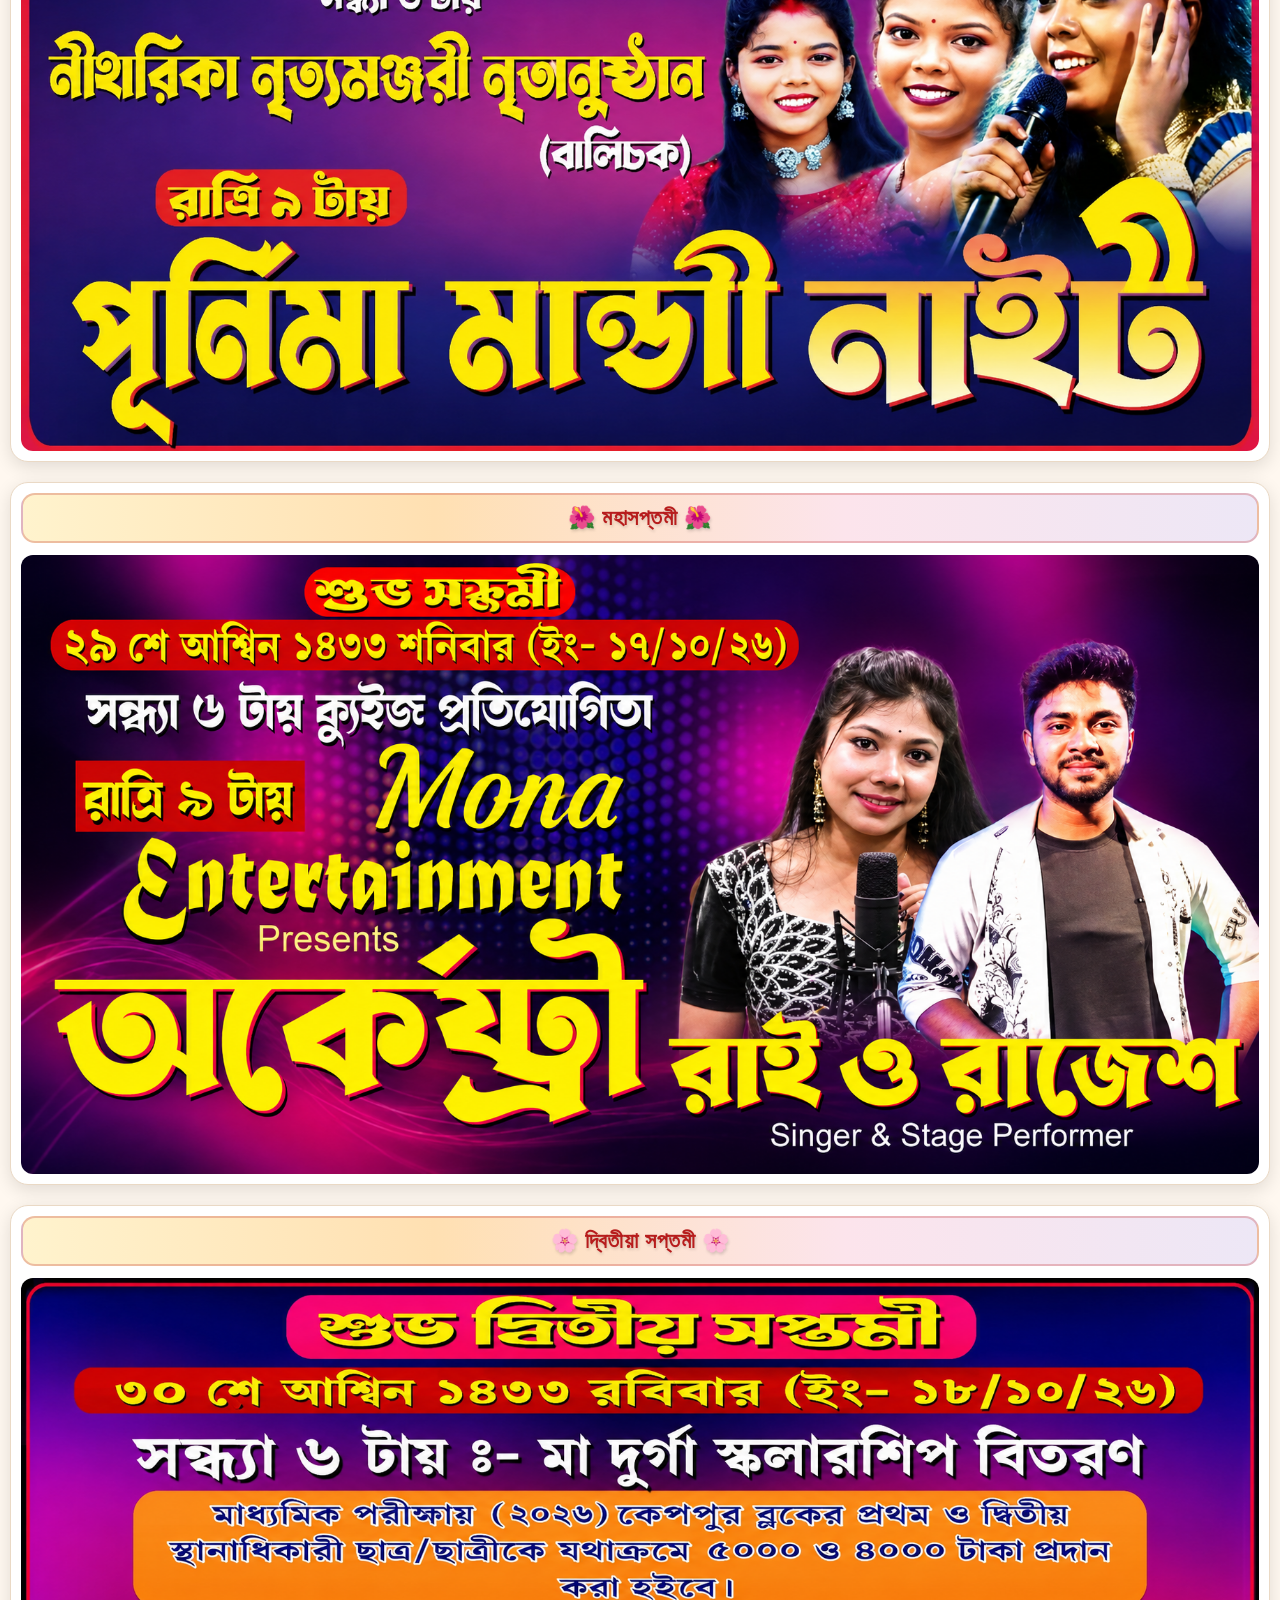
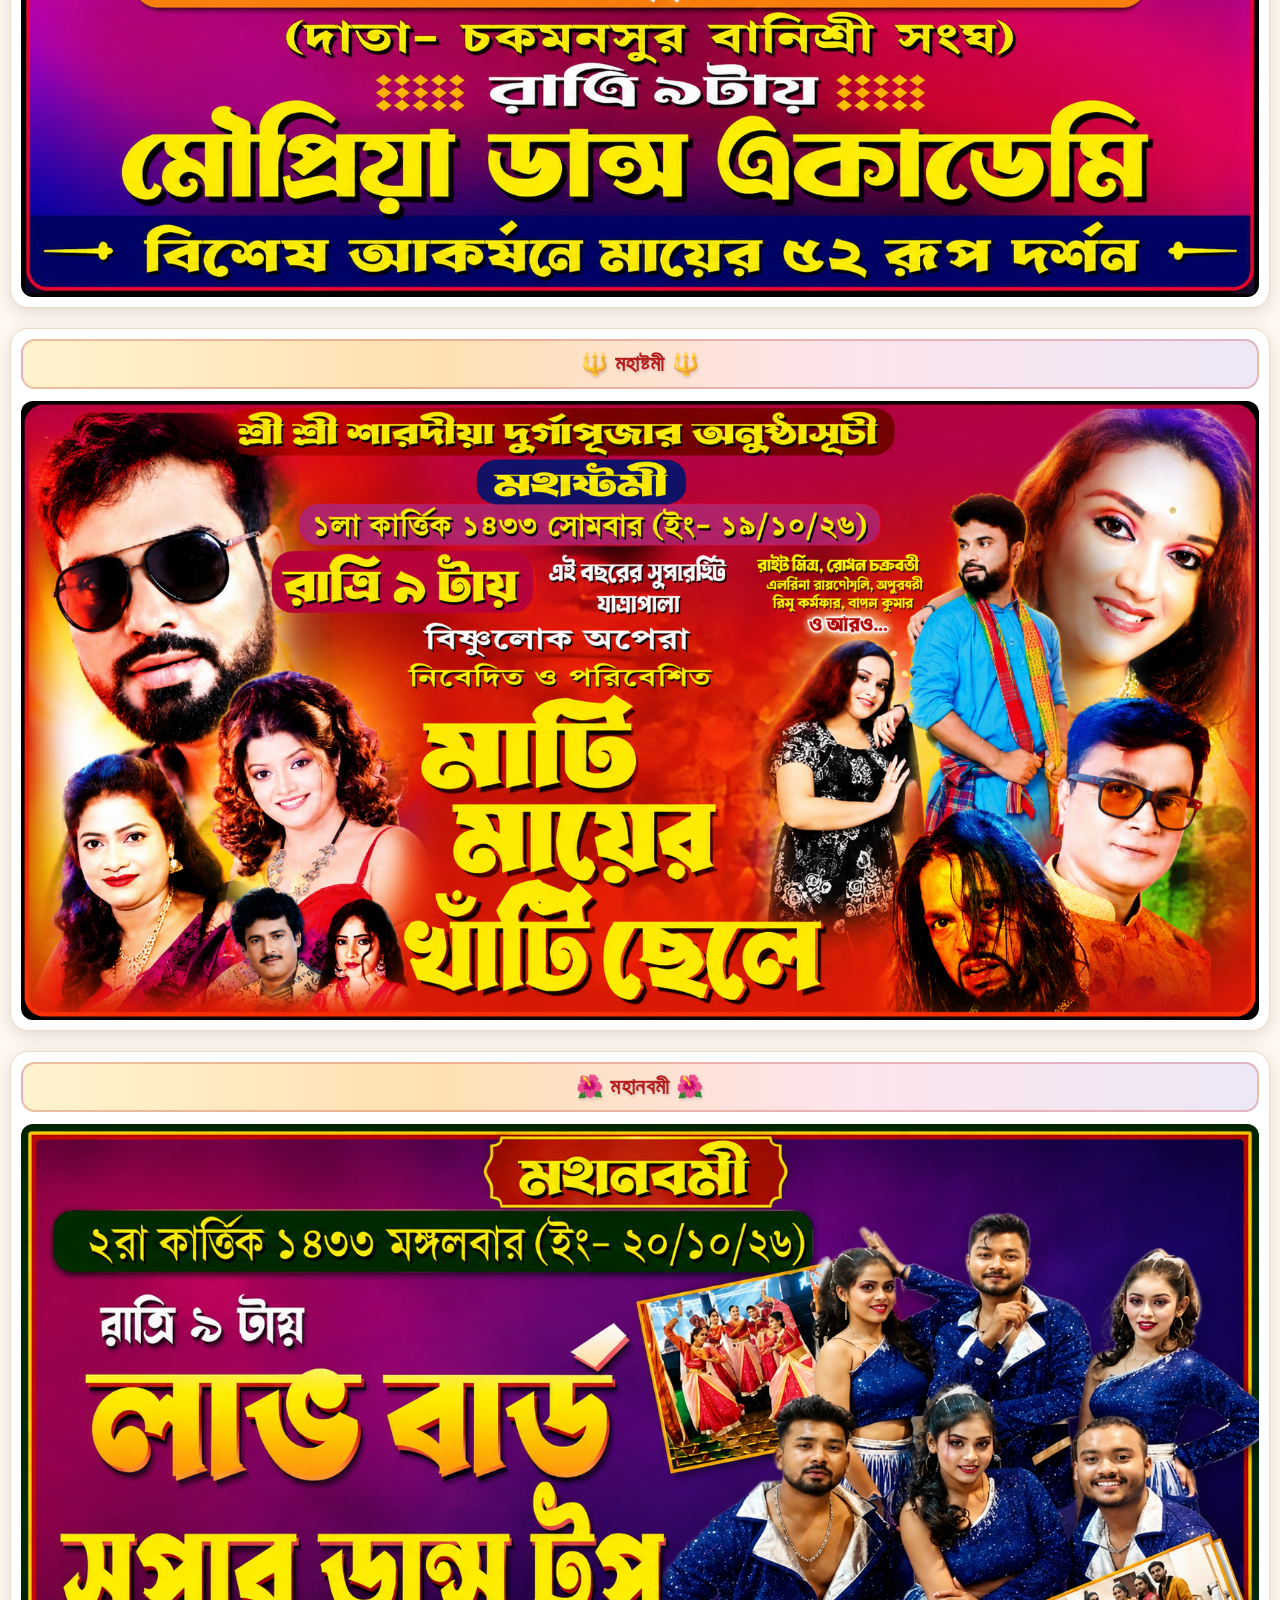
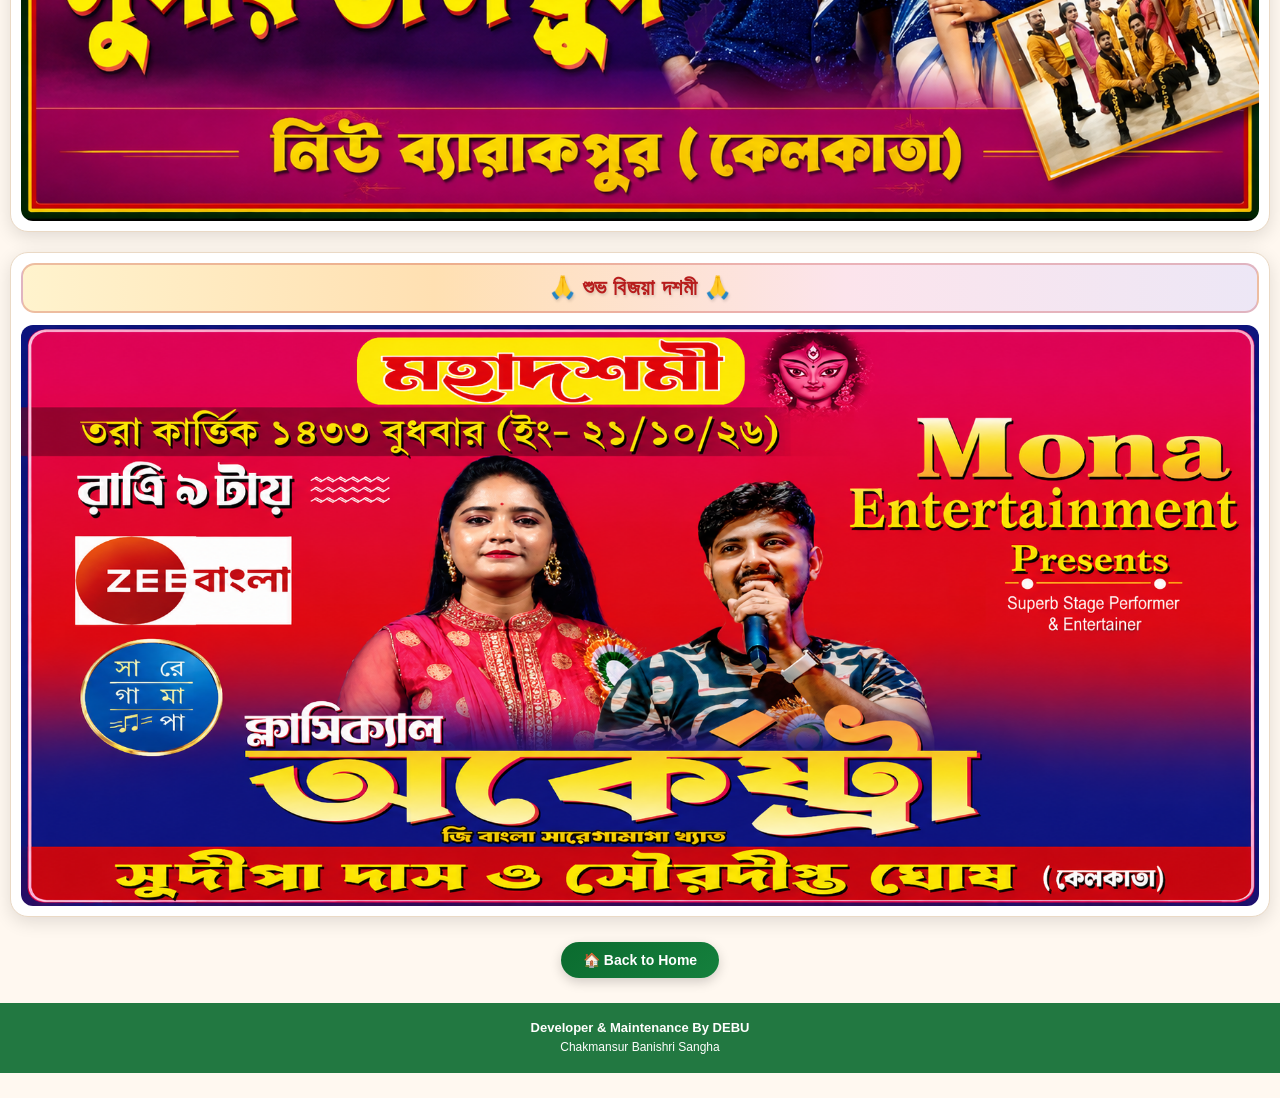
<file: durgapujo.html>
<!DOCTYPE html>
<html lang="bn">

<head>

    <meta charset="UTF-8">

    <meta name="viewport"
          content="width=device-width, initial-scale=1.0">

    <title>দুর্গোৎসব ২০২৬ | চকমনসুর বানীশ্রী সংঘ</title>

    <meta name="description"
          content="চকমনসুর বানীশ্রী সংঘের ৫২তম বর্ষের দুর্গোৎসব ২০২৬">

    <link rel="stylesheet" href="style.css">


<style>

/* =====================================================
   DURGA PUJO PAGE
===================================================== */

.durga-page{
    background:#fff8f0;
    min-height:100vh;
    padding-bottom:25px;
}


/* =====================================================
   TOP BACK TO HOME
===================================================== */

.home-top{
    text-align:center;
    padding:12px 10px 5px;
}

.home-btn{
    display:inline-block;
    text-decoration:none;
    background:linear-gradient(135deg,#0b6b2f,#15803d);
    color:#fff;
    padding:10px 22px;
    border-radius:25px;
    font-size:14px;
    font-weight:bold;
    box-shadow:0 4px 12px rgba(0,0,0,.18);
}


/* =====================================================
   CSS HEAD
===================================================== */

.durga-head{

    margin:10px;

    padding:22px 12px;

    text-align:center;

    border-radius:18px;

    background:
    linear-gradient(
        135deg,
        #fff3c4,
        #ffe0b2,
        #ffd1dc,
        #e8d7ff
    );

    border:2px solid rgba(255,153,0,.35);

    box-shadow:0 5px 18px rgba(0,0,0,.15);

    position:relative;

    overflow:hidden;
}


.durga-head::before{

    content:"";

    position:absolute;

    top:0;

    left:0;

    width:100%;

    height:5px;

    background:
    linear-gradient(
        90deg,
        #e91e63,
        #ff9800,
        #f44336,
        #9c27b0
    );
}


.durga-head-icon{

    font-size:34px;

    margin-bottom:5px;
}


.durga-head h1{

    margin:0;

    color:#b71c1c;

    font-size:27px;

    font-weight:800;

    text-shadow:
    1px 2px 3px rgba(0,0,0,.15);
}


.durga-head p{

    margin:7px 0 3px;

    color:#6a1b9a;

    font-size:18px;

    font-weight:bold;
}


.durga-head span{

    display:inline-block;

    margin-top:6px;

    padding:6px 14px;

    border-radius:20px;

    background:rgba(255,255,255,.70);

    color:#8a1c1c;

    font-size:13px;

    font-weight:bold;
}


/* =====================================================
   CLUB POSTER
===================================================== */

.poster-section{

    margin:14px 10px;
}


.poster-card{

    background:#fff;

    padding:8px;

    margin-bottom:14px;

    border-radius:16px;

    box-shadow:
    0 5px 16px rgba(0,0,0,.12);

    border:1px solid #f0d9c0;
}


.poster-card img{

    display:block;

    width:100%;

    height:auto;

    object-fit:contain;

    border-radius:11px;
}


/* =====================================================
   ADVERTISEMENT TITLE
===================================================== */

.advertisement-section{

    margin:18px 10px;
}


.section-title{

    text-align:center;

    margin-bottom:12px;
}


.section-title h2{

    display:inline-block;

    margin:0;

    padding:9px 22px;

    border-radius:25px;

    background:
    linear-gradient(
        90deg,
        #fff3cd,
        #ffe0b2,
        #fce4ec
    );

    color:#b71c1c;

    font-size:21px;

    font-weight:800;

    border:2px solid
    rgba(255,152,0,.30);

    box-shadow:
    0 3px 10px rgba(0,0,0,.10);
}


/* =====================================================
   ADVERTISEMENT CARD

   নতুন AD যোগ করতে এই block COPY করবেন
===================================================== */

.advertisement-card{

    background:#fff;

    padding:8px;

    margin-bottom:14px;

    border-radius:16px;

    box-shadow:
    0 5px 16px rgba(0,0,0,.12);

    border:1px solid #ead9c5;
}


.advertisement-card img{

    display:block;

    width:100%;

    height:auto;

    object-fit:contain;

    border-radius:11px;
}


/* =====================================================
   PUJA SECTION
===================================================== */

.puja-section{

    margin:18px 10px;
}


.puja-card{

    background:#fff;

    padding:10px;

    margin-bottom:20px;

    border-radius:18px;

    box-shadow:
    0 5px 18px rgba(0,0,0,.12);

    border:1px solid #ead9c5;
}


.puja-card h2{

    text-align:center;

    margin:0 0 12px;

    padding:10px 8px;

    border-radius:14px;

    background:
    linear-gradient(
        90deg,
        #fff3cd,
        #ffe0b2,
        #fce4ec,
        #ede7f6
    );

    border:2px solid
    rgba(183,28,28,.25);

    color:#b71c1c;

    font-size:22px;

    font-weight:800;

    letter-spacing:.5px;

    text-shadow:
    1px 2px 3px rgba(0,0,0,.15);
}


.puja-card img{

    display:block;

    width:100%;

    height:auto;

    object-fit:contain;

    border-radius:12px;
}


/* =====================================================
   BOTTOM HOME BUTTON
===================================================== */

.home-bottom{

    text-align:center;

    padding:5px 10px 20px;
}


/* =====================================================
   DEVELOPER MAINTENANCE
===================================================== */

.developer{

    text-align:center;

    background:#0b6b2f;

    color:#fff;

    padding:15px 10px;

    margin-top:5px;

    font-size:12px;

    line-height:1.6;
}


.developer strong{

    font-size:13px;
}


/* =====================================================
   MOBILE
===================================================== */

@media(max-width:600px){

    .durga-head h1{
        font-size:25px;
    }

    .durga-head p{
        font-size:16px;
    }

    .puja-card h2{
        font-size:20px;
    }

}

</style>

</head>


<body>


<div class="durga-page">


<!-- =================================================
     BACK TO HOME - TOP
================================================= -->

<div class="home-top">

    <a href="index.html" class="home-btn">
        🏠 Back to Home
    </a>

</div>



<!-- =================================================
     CSS HEAD
================================================= -->

<section class="durga-head">

    <div class="durga-head-icon">
        🪔
    </div>

    <h1>
        দুর্গোৎসব ২০২৬
    </h1>

    <p>
        চকমনসুর বানীশ্রী সংঘ
    </p>

    <span>
        ৫২তম বর্ষের দুর্গোৎসব
    </span>

</section>



<!-- =================================================
     CLUB POSTER
================================================= -->

<section class="poster-section">


    <!-- CLUB POSTER 1 -->

    <div class="poster-card">

        <img
        src="images/advertisement/cp1.jpg"
        alt="Club Poster 1">

    </div>


    <!-- CLUB POSTER 2 -->

    <div class="poster-card">

        <img
        src="images/advertisement/cp2.jpg"
        alt="Club Poster 2">

    </div>


</section>



<!-- =================================================
     ADVERTISEMENT
================================================= -->

<section class="advertisement-section">


    <div class="section-title">

        <h2>
            📢 বিজ্ঞাপন
        </h2>

    </div>


    <!-- ADVERTISEMENT 1 -->

    <div class="advertisement-card">

        <img
        src="images/advertisement/ad2.png"
        alt="Advertisement 1">

    </div>



    <!-- =================================================
         NEW ADVERTISEMENT

         নতুন Advertisement যোগ করতে নিচের block
         COPY করে উপরে/নিচে PASTE করবেন।

         শুধু image name পরিবর্তন করবেন।

         Example:
         ad7.png
         ad8.png
         ad9.png
    ================================================= -->


    <!--
    <div class="advertisement-card">

        <img
        src="images/advertisement/ad7.png"
        alt="Advertisement 2">

    </div>
    -->


</section>



<!-- =================================================
     PUJA PROGRAM
================================================= -->

<section class="puja-section">



    <!-- =========================
         মহাষষ্ঠী
    ========================= -->

    <div class="puja-card">

        <h2>
            🪔 মহাষষ্ঠী 🪔
        </h2>

        <img
        src="images/advertisement/ad03.png"
        alt="মহাষষ্ঠী">

    </div>



    <!-- =========================
         মহাসপ্তমী
    ========================= -->

    <div class="puja-card">

        <h2>
            🌺 মহাসপ্তমী 🌺
        </h2>

        <img
        src="images/advertisement/ad04.png"
        alt="মহাসপ্তমী">

    </div>



    <!-- =========================
         দ্বিতীয়া সপ্তমী
    ========================= -->

    <div class="puja-card">

        <h2>
            🌸 দ্বিতীয়া সপ্তমী 🌸
        </h2>

        <img
        src="images/advertisement/ad05.png"
        alt="দ্বিতীয়া সপ্তমী">

    </div>



    <!-- =========================
         মহাষ্টমী
    ========================= -->

    <div class="puja-card">

        <h2>
            🔱 মহাষ্টমী 🔱
        </h2>

        <img
        src="images/advertisement/ad06.png"
        alt="মহাষ্টমী">

    </div>



    <!-- =========================
         মহানবমী
    ========================= -->

    <div class="puja-card">

        <h2>
            🌺 মহানবমী 🌺
        </h2>

        <img
        src="images/advertisement/ad07.png"
        alt="মহানবমী">

    </div>



    <!-- =========================
         শুভ বিজয়া দশমী
    ========================= -->

    <div class="puja-card">

        <h2>
            🙏 শুভ বিজয়া দশমী 🙏
        </h2>

        <img
        src="images/advertisement/ad08.png"
        alt="শুভ বিজয়া দশমী">

    </div>


</section>



<!-- =================================================
     BACK TO HOME - BOTTOM
================================================= -->

<div class="home-bottom">

    <a href="index.html" class="home-btn">
        🏠 Back to Home
    </a>

</div>



<!-- =================================================
     DEVELOPER MAINTENANCE
================================================= -->

<footer class="developer">

    <strong>
        Developer & Maintenance By DEBU
    </strong>

    <br>

    Chakmansur Banishri Sangha

</footer>


</div>


</body>

  </html>
</file>
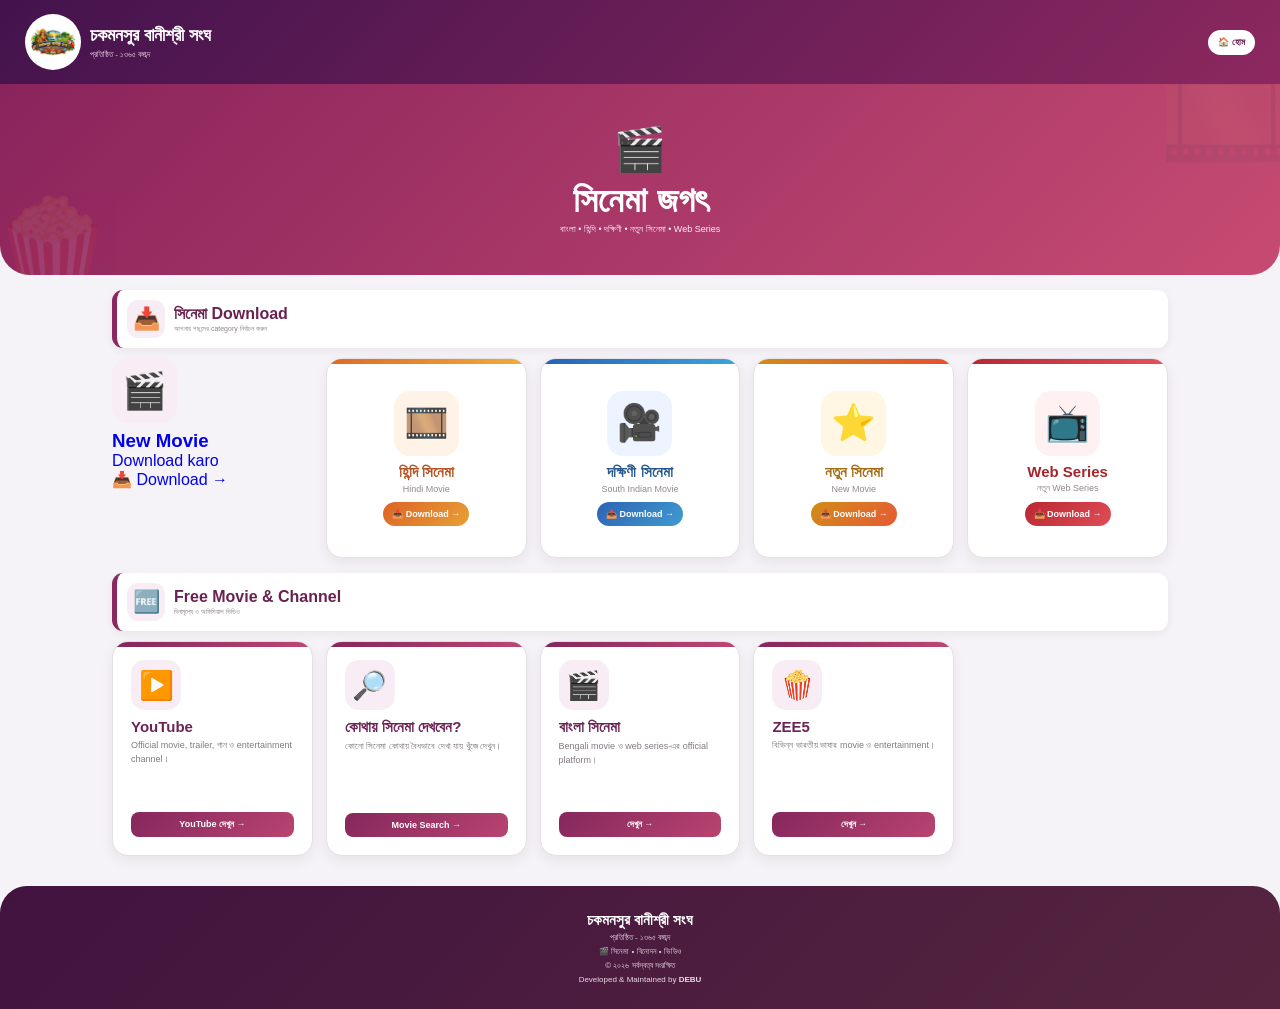
<file: movie.html>
<!DOCTYPE html><html lang="bn"><head><meta charset="UTF-8">

<meta name="viewport"
      content="width=device-width, initial-scale=1.0">

<title>সিনেমা জগৎ | চকমনসুর বানীশ্রী সংঘ</title>

<link rel="stylesheet" href="movie.css">

<link rel="icon" href="images/favicon.png">

</head><body><!-- =================================================
     HEADER
================================================= --><header class="movie-header"><div class="club-info">

    <img
        src="images/logo.png"
        alt="চকমনসুর বানীশ্রী সংঘ"
    >

    <div>

        <h1>চকমনসুর বানীশ্রী সংঘ</h1>

        <p>
            প্রতিষ্ঠিত - ১৩৬৫ বঙ্গাব্দ
        </p>

    </div>

</div>


<a href="index.html" class="home-btn">
    🏠 হোম
</a>

</header><!-- =================================================
     HERO
================================================= --><section class="movie-hero"><div class="hero-icon">
    🎬
</div>

<h2>
    সিনেমা জগৎ
</h2>

<p>
    বাংলা • হিন্দি • দক্ষিণী • নতুন সিনেমা • Web Series
</p>

</section><!-- =================================================
     DOWNLOAD SECTION
================================================= --><section class="download-section"><div class="section-title">

    <span>📥</span>

    <div>

        <h2>
            সিনেমা Download
        </h2>

        <p>
            আপনার পছন্দের category নির্বাচন করুন
        </p>

    </div>

</div>


<div class="download-grid">


    <!-- 01 -->

    <a href="https://www.filmyzilla54.com/ class="download-tab">

        <div class="download-icon">
            🎬
        </div>

        <h3>
            New Movie 
        </h3>

        <p>
            Download karo
        </p>

        <span>
            📥 Download →
        </span>

    </a>



    <!-- 02 -->

    <a href="https://www.mp4moviez.golf/ " class="download-tab">

        <div class="download-icon">
            🎞️
        </div>

        <h3>
            হিন্দি সিনেমা
        </h3>

        <p>
            Hindi Movie
        </p>

        <span>
            📥 Download →
        </span>

    </a>



    <!-- 03 -->

    <a href="https://www.filmywap.social/" class="download-tab">

        <div class="download-icon">
            🎥
        </div>

        <h3>
            দক্ষিণী সিনেমা
        </h3>

        <p>
            South Indian Movie
        </p>

        <span>
            📥 Download →
        </span>

    </a>



    <!-- 04 -->

    <a href="https://filmspoint.com/" class="download-tab">

        <div class="download-icon">
            ⭐
        </div>

        <h3>
            নতুন সিনেমা
        </h3>

        <p>
            New Movie
        </p>

        <span>
            📥 Download →
        </span>

    </a>



    <!-- 05 -->

    <a href="#" class="download-tab">

        <div class="download-icon">
            📺
        </div>

        <h3>
            Web Series
        </h3>

        <p>
            নতুন Web Series
        </p>

        <span>
            📥 Download →
        </span>

    </a>


</div>

</section><!-- =================================================
     FREE / OFFICIAL MOVIE
================================================= --><section class="free-section"><div class="section-title">

    <span>🆓</span>

    <div>

        <h2>
            Free Movie & Channel
        </h2>

        <p>
            বিনামূল্যে ও অফিসিয়াল ভিডিও
        </p>

    </div>

</div>


<div class="movie-grid">


    <!-- YOUTUBE -->

    <a
        href="https://www.youtube.com/"
        target="_blank"
        rel="noopener noreferrer"
        class="movie-tab"
    >

        <div class="tab-icon">
            ▶️
        </div>

        <div class="tab-content">

            <h3>
                YouTube
            </h3>

            <p>
                Official movie, trailer,
                গান ও entertainment channel।
            </p>

            <span>
                YouTube দেখুন →
            </span>

        </div>

    </a>



    <!-- JUSTWATCH -->

    <a
        href="https://www.justwatch.com/in/"
        target="_blank"
        rel="noopener noreferrer"
        class="movie-tab"
    >

        <div class="tab-icon">
            🔎
        </div>

        <div class="tab-content">

            <h3>
                কোথায় সিনেমা দেখবেন?
            </h3>

            <p>
                কোনো সিনেমা কোথায় বৈধভাবে
                দেখা যায় খুঁজে দেখুন।
            </p>

            <span>
                Movie Search →
            </span>

        </div>

    </a>



    <!-- HOICHOI -->

    <a
        href="https://hoichoi.tv/"
        target="_blank"
        rel="noopener noreferrer"
        class="movie-tab"
    >

        <div class="tab-icon">
            🎬
        </div>

        <div class="tab-content">

            <h3>
                বাংলা সিনেমা
            </h3>

            <p>
                Bengali movie ও web series-এর
                official platform।
            </p>

            <span>
                দেখুন →
            </span>

        </div>

    </a>



    <!-- ZEE5 -->

    <a
        href="https://www.zee5.com/"
        target="_blank"
        rel="noopener noreferrer"
        class="movie-tab"
    >

        <div class="tab-icon">
            🍿
        </div>

        <div class="tab-content">

            <h3>
                ZEE5
            </h3>

            <p>
                বিভিন্ন ভারতীয় ভাষার
                movie ও entertainment।
            </p>

            <span>
                দেখুন →
            </span>

        </div>

    </a>


</div>

</section><!-- =================================================
     FOOTER
================================================= --><footer class="movie-footer"><h3>
    চকমনসুর বানীশ্রী সংঘ
</h3>

<p>
    প্রতিষ্ঠিত - ১৩৬৫ বঙ্গাব্দ
</p>

<p>
    🎬 সিনেমা • বিনোদন • ভিডিও
</p>

<p>
    © ২০২৬ সর্বস্বত্ব সংরক্ষিত
</p>

<p>
    Developed & Maintained by
    <strong>DEBU</strong>
</p>

</footer></body></html>
</file>
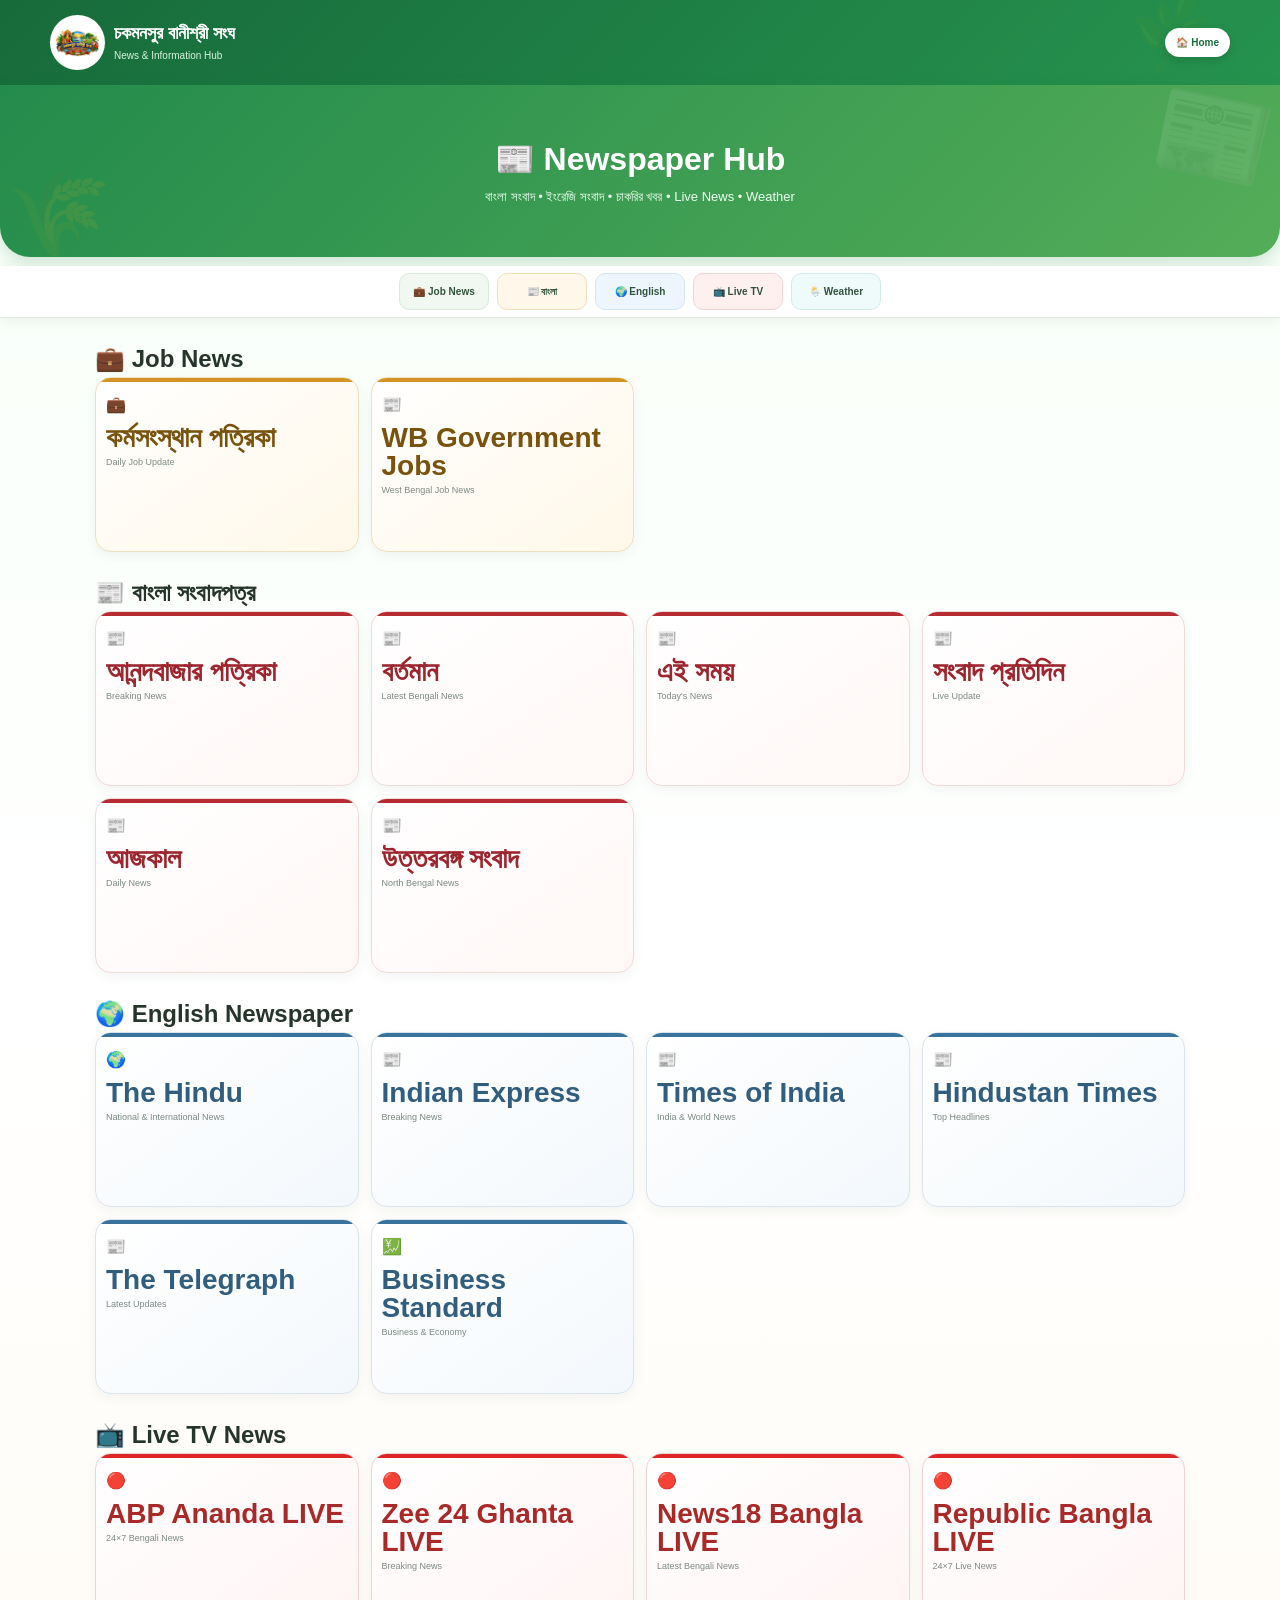
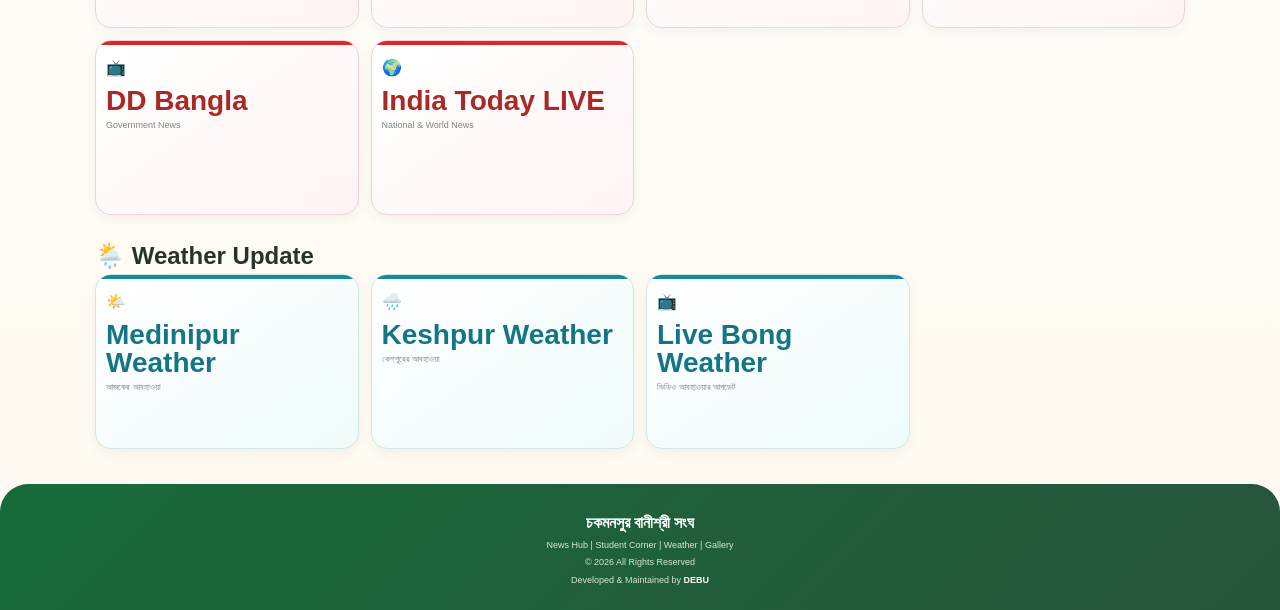
<file: newspaper.html>
<!DOCTYPE html>
<html lang="bn">

<head>

<meta charset="UTF-8">
<meta name="viewport" content="width=device-width, initial-scale=1.0">

<title>News Hub | চকমনসুর বানীশ্রী সংঘ</title>

<link rel="stylesheet" href="newspaper.css">

<link rel="icon" href="images/favicon.png">

</head>

<body>

<!-- Header -->

<header class="top-header">

<div class="logo-area">

<img src="images/logo.png" alt="Logo">

<div>

<h2>চকমনসুর বানীশ্রী সংঘ</h2>

<p>News & Information Hub</p>

</div>

</div>

<a href="index.html" class="home-btn">🏠 Home</a>

</header>


<!-- Hero -->

<section class="hero">

<h1>📰 Newspaper Hub</h1>

<p>
বাংলা সংবাদ • ইংরেজি সংবাদ • চাকরির খবর • Live News • Weather
</p>

</section>


<!-- Quick Menu -->

<section class="quick-menu">

<a href="#jobnews">💼 Job News</a>

<a href="#bangla">📰 বাংলা</a>

<a href="#english">🌍 English</a>

<a href="#live">📺 Live TV</a>

<a href="#weather">🌦️ Weather</a>

</section>


<!-- Job News -->

<section id="jobnews" class="section">

<h2>💼 Job News</h2>

<div class="news-grid">

<a href="https://karmasangsthanpaper.com/" target="_blank">

💼

<h3>কর্মসংস্থান পত্রিকা</h3>

<p>Daily Job Update</p>

</a>

<a href="https://www.exambangla.com/west-bengal-government-jobs/" target="_blank">

📰

<h3>WB Government Jobs</h3>

<p>West Bengal Job News</p>

</a>

</div>

</section>
<section id="bangla" class="section">

<h2>📰 বাংলা সংবাদপত্র</h2>

<div class="news-grid">

<a href="https://www.anandabazar.com/" target="_blank">
📰
<h3>আনন্দবাজার পত্রিকা</h3>
<p>Breaking News</p>
</a>

<a href="https://bartamanpatrika.com/" target="_blank">
📰
<h3>বর্তমান</h3>
<p>Latest Bengali News</p>
</a>

<a href="https://eisamay.com/" target="_blank">
📰
<h3>এই সময়</h3>
<p>Today's News</p>
</a>

<a href="https://www.sangbadpratidin.in/" target="_blank">
📰
<h3>সংবাদ প্রতিদিন</h3>
<p>Live Update</p>
</a>

<a href="https://aajkaal.in/" target="_blank">
📰
<h3>আজকাল</h3>
<p>Daily News</p>
</a>

<a href="https://www.uttarbangasambad.com/" target="_blank">
📰
<h3>উত্তরবঙ্গ সংবাদ</h3>
<p>North Bengal News</p>
</a>

</div>

</section>
<section id="english" class="section">

<h2>🌍 English Newspaper</h2>

<div class="news-grid">

<a href="https://www.thehindu.com/" target="_blank">
🌍
<h3>The Hindu</h3>
<p>National & International News</p>
</a>

<a href="https://indianexpress.com/" target="_blank">
📰
<h3>Indian Express</h3>
<p>Breaking News</p>
</a>

<a href="https://timesofindia.indiatimes.com/" target="_blank">
📰
<h3>Times of India</h3>
<p>India & World News</p>
</a>

<a href="https://www.hindustantimes.com/" target="_blank">
📰
<h3>Hindustan Times</h3>
<p>Top Headlines</p>
</a>

<a href="https://www.telegraphindia.com/" target="_blank">
📰
<h3>The Telegraph</h3>
<p>Latest Updates</p>
</a>

<a href="https://www.business-standard.com/" target="_blank">
💹
<h3>Business Standard</h3>
<p>Business & Economy</p>
</a>

</div>

</section>
<section id="live" class="section">

<h2>📺 Live TV News</h2>

<div class="news-grid">

<a href="https://www.youtube.com/@abpananda" target="_blank">
🔴
<h3>ABP Ananda LIVE</h3>
<p>24×7 Bengali News</p>
</a>

<a href="https://www.youtube.com/@Zee24Ghanta" target="_blank">
🔴
<h3>Zee 24 Ghanta LIVE</h3>
<p>Breaking News</p>
</a>

<a href="https://www.youtube.com/@News18Bangla" target="_blank">
🔴
<h3>News18 Bangla LIVE</h3>
<p>Latest Bengali News</p>
</a>

<a href="https://www.youtube.com/@RepublicBangla" target="_blank">
🔴
<h3>Republic Bangla LIVE</h3>
<p>24×7 Live News</p>
</a>

<a href="https://www.youtube.com/@DDBanglaOfficial" target="_blank">
📺
<h3>DD Bangla</h3>
<p>Government News</p>
</a>

<a href="https://www.youtube.com/@IndiaToday" target="_blank">
🌍
<h3>India Today LIVE</h3>
<p>National & World News</p>
</a>

</div>

</section>
<section id="weather" class="section">

<h2>🌦️ Weather Update</h2>

<div class="news-grid">

<a href="https://www.accuweather.com/bn/in/medinipur/196592/weather-forecast/196592" target="_blank">

🌤️

<h3>Medinipur Weather</h3>

<p>আজকের আবহাওয়া</p>

</a>

<a href="https://www.accuweather.com/bn/in/keshpur/2877600/weather-forecast/2877600" target="_blank">

🌧️

<h3>Keshpur Weather</h3>

<p>কেশপুরের আবহাওয়া</p>

</a>

<a href="https://youtube.com/@livebong?si=ixyLyxcK09oa7VxG" target="_blank">

📺

<h3>Live Bong Weather</h3>

<p>ভিডিও আবহাওয়ার আপডেট</p>

</a>

</div>

</section>


<!-- Footer -->

<footer class="footer">

<h3>চকমনসুর বানীশ্রী সংঘ</h3>

<p>
News Hub | Student Corner | Weather | Gallery
</p>

<p>
© 2026 All Rights Reserved
</p>

<p>
Developed & Maintained by <strong>DEBU</strong>
</p>

</footer>

</body>
</html>
</file>
<file: calendar.css>
* {
  margin: 0;
  padding: 0;
  box-sizing: border-box;
  }

html {
scroll-behavior: smooth;
}

body {
font-family: "Noto Sans Bengali", "SolaimanLipi", Arial, sans-serif;
background: #f7f3ec;
color: #2d2018;
}

/* =================================
HEADER
================================= */

.calendar-header {
position: relative;

text-align: center;

padding: 28px 15px 32px;

background:
    linear-gradient(
        145deg,
        #4b145f,
        #7b1fa2 55%,
        #9c3bb5
    );

color: #ffffff;

border-bottom-left-radius: 35px;
border-bottom-right-radius: 35px;

box-shadow: 0 8px 20px rgba(0, 0, 0, 0.18);

}

/* Decorative circles */

.calendar-header::before,
.calendar-header::after {
content: "";

position: absolute;

width: 70px;
height: 70px;

border-radius: 50%;

border: 1px solid rgba(255, 255, 255, 0.18);

}

.calendar-header::before {
left: -30px;
top: 15px;
}

.calendar-header::after {
right: -30px;
bottom: 15px;
}

.calendar-header h1 {
font-size: 25px;

line-height: 1.4;

margin-bottom: 7px;

position: relative;
z-index: 2;

}

.calendar-header p {
font-size: 14px;

margin: 3px 0;

position: relative;
z-index: 2;

}

/* Home button */

.home-btn {
display: inline-flex;

align-items: center;
justify-content: center;

margin-top: 16px;

min-width: 105px;

padding: 9px 20px;

background: #ffffff;

color: #5b176f;

text-decoration: none;

font-size: 14px;

font-weight: bold;

border-radius: 30px;

box-shadow: 0 4px 10px rgba(0, 0, 0, 0.18);

position: relative;
z-index: 2;

}

/* =================================
MAIN
================================= */

.calendar-page {
width: 100%;

max-width: 720px;

margin: auto;

padding: 22px 12px 35px;

}

/* =================================
SECTION
================================= */

.calendar-section,
.social-section,
.festival-section {
margin-bottom: 30px;
}

/* =================================
SECTION TITLE
================================= */

.calendar-section h2,
.social-section h2,
.festival-section h2 {

display: flex;

align-items: center;
justify-content: center;

gap: 7px;

font-size: 20px;

color: #552064;

margin-bottom: 15px;

text-align: center;

}

/* Small line below title */

.calendar-section h2::after,
.social-section h2::after,
.festival-section h2::after {

content: "";

position: absolute;

}

/* =================================
MAIN CALENDAR TAB
================================= */

.main-tab {

position: relative;

display: flex;

align-items: center;

gap: 14px;

width: 100%;

min-height: 92px;

padding: 15px;

margin-bottom: 14px;

background: #ffffff;

color: #2d2018;

text-decoration: none;

border-radius: 20px;

border: 1px solid #eadbea;

box-shadow:
    0 5px 14px rgba(80, 30, 90, 0.10);

overflow: hidden;

transition: transform 0.2s ease;

}

/* Unique side decoration */

.main-tab::before {

content: "";

position: absolute;

left: 0;
top: 0;

width: 7px;
height: 100%;

background: linear-gradient(
    #ffb300,
    #7b1fa2
);

}

/* =================================
TAB ICON
================================= */

.tab-icon {

width: 58px;
height: 58px;

min-width: 58px;

display: flex;

align-items: center;
justify-content: center;

background:
    linear-gradient(
        145deg,
        #f7eafa,
        #eee0f4
    );

border-radius: 18px;

font-size: 29px;

box-shadow:
    inset 0 0 0 1px #ead5ef;

}

/* =================================
TAB CONTENT
================================= */

.tab-content {

flex: 1;

min-width: 0;

}

.tab-content h3 {

font-size: 17px;

color: #571d69;

line-height: 1.4;

margin-bottom: 3px;

}

.tab-content p {

font-size: 13px;

color: #777;

line-height: 1.5;

margin-bottom: 5px;

}

.tab-content span {

font-size: 12px;

font-weight: bold;

color: #8b2aa5;

}

/* =================================
SOCIAL TAB
================================= */

.social-tab {

display: flex;

align-items: center;

gap: 14px;

min-height: 82px;

padding: 14px;

margin-bottom: 12px;

background:
    linear-gradient(
        135deg,
        #ffffff,
        #fff9f0
    );

border-radius: 18px;

border: 1px solid #f0dfc7;

box-shadow:
    0 4px 12px rgba(100, 70, 30, 0.08);

}

/* Social icon */

.social-tab .tab-icon {

background:
    linear-gradient(
        145deg,
        #fff1d6,
        #ffe2a7
    );

border-color: #f1d49b;

}

.social-tab .tab-content h3 {

color: #8a4b00;

}

.social-tab .tab-content p {

color: #777;

}

/* =================================
FESTIVAL TAB
================================= */

.festival-tab {

position: relative;

display: flex;

align-items: center;

gap: 14px;

min-height: 86px;

padding: 14px;

margin-bottom: 12px;

background: #ffffff;

color: #2d2018;

text-decoration: none;

border-radius: 20px;

border: 1px solid #eadfd2;

box-shadow:
    0 5px 13px rgba(70, 40, 20, 0.09);

overflow: hidden;

}

/* Festival golden strip */

.festival-tab::after {

content: "";

position: absolute;

right: 0;
top: 0;

width: 6px;
height: 100%;

background:
    linear-gradient(
        #ffb300,
        #e67e22
    );

}

/* Festival icon */

.festival-tab .tab-icon {

background:
    linear-gradient(
        145deg,
        #fff7dc,
        #ffe9a6
    );

border-color: #f1d98f;

}

/* Festival text */

.festival-tab .tab-content h3 {

color: #7a3d00;

}

.festival-tab .tab-content p {

color: #75685e;

}

.festival-tab .tab-content span {

color: #b06b00;

}

/* =================================
TOUCH EFFECT
================================= */

.main-tab:active,
.festival-tab:active,
.home-btn:active {

transform: scale(0.975);

}

/* =================================
FOOTER
================================= */

.footer {

text-align: center;

padding: 22px 10px;

background:
    linear-gradient(
        145deg,
        #35113f,
        #512060
    );

color: #ffffff;

font-size: 13px;

border-top-left-radius: 30px;
border-top-right-radius: 30px;

box-shadow:
    0 -5px 15px rgba(0, 0, 0, 0.12);

}

.footer p {
margin: 4px 0;
}

/* =================================
SMALL MOBILE
================================= */

@media (max-width: 380px) {

.calendar-header {
    padding: 24px 12px 28px;
}

.calendar-header h1 {
    font-size: 22px;
}

.calendar-header p {
    font-size: 13px;
}

.calendar-page {
    padding-left: 9px;
    padding-right: 9px;
}

.calendar-section h2,
.social-section h2,
.festival-section h2 {
    font-size: 18px;
}

.main-tab,
.social-tab,
.festival-tab {
    gap: 11px;
    padding: 12px;
}

.tab-icon {
    width: 52px;
    height: 52px;
    min-width: 52px;
    font-size: 25px;
}

.tab-content h3 {
    font-size: 16px;
}

.tab-content p {
    font-size: 12px;
}

.tab-content span {
    font-size: 11px;
}

}

/* =================================
TABLET / DESKTOP
================================= */

@media (min-width: 700px) {

.calendar-page {
    padding-top: 32px;
}

.main-tab,
.festival-tab {
    min-height: 100px;
    padding: 18px;
}

.social-tab {
    min-height: 90px;
    padding: 17px;
}

.tab-icon {
    width: 64px;
    height: 64px;
    min-width: 64px;
    font-size: 31px;
}

.tab-content h3 {
    font-size: 19px;
}

.tab-content p {
    font-size: 14px;
}

.tab-content span {
    font-size: 13px;
}

.main-tab:hover,
.festival-tab:hover {

    transform: translateY(-3px);

    box-shadow:
        0 9px 20px rgba(60, 30, 80, 0.14);
}

.home-btn:hover {
    transform: translateY(-2px);
}

  }
</file>
<file: cultivation.css>
/* =========================================================
চকমনসুর বানীশ্রী সংঘ
কৃষি ও চাষাবাদ সহায়তা
cultivation.css
MOBILE FIRST • UNIQUE AGRI DESIGN
========================================================= */

/* =========================================================
RESET
========================================================= */

* {
  margin: 0;
  padding: 0;
  box-sizing: border-box;
  }

html {
scroll-behavior: smooth;
}

body {
font-family:
"Noto Sans Bengali",
"Nirmala UI",
"SolaimanLipi",
Arial,
sans-serif;

background:
    linear-gradient(
        180deg,
        #f3f8ef 0%,
        #f8faf5 45%,
        #eef5ec 100%
    );

color: #27382b;

line-height: 1.55;

-webkit-tap-highlight-color: transparent;

}

/* =========================================================
HEADER
========================================================= */

.cultivation-header {

position: relative;

overflow: hidden;

text-align: center;

padding: 28px 14px 32px;

color: #ffffff;

background:
    linear-gradient(
        145deg,
        #063b23 0%,
        #0b5930 42%,
        #328043 100%
    );

border-radius:
    0 0 38px 38px;

box-shadow:
    0 9px 28px rgba(18, 75, 38, 0.24);

}

/* decorative circles */

.cultivation-header::before {

content: "";

position: absolute;

width: 220px;
height: 220px;

left: -135px;
top: -125px;

border:
    1px solid rgba(255,255,255,0.12);

border-radius: 50%;

}

.cultivation-header::after {

content: "";

position: absolute;

width: 190px;
height: 190px;

right: -110px;
bottom: -120px;

border:
    1px solid rgba(255,255,255,0.12);

border-radius: 50%;

}

/* =========================================================
HEADER SYMBOL
========================================================= */

.header-symbol {

position: relative;

z-index: 2;

width: 76px;
height: 76px;

margin:
    0 auto 12px;

display: flex;

align-items: center;
justify-content: center;

font-size: 40px;

border-radius: 50%;

background:
    rgba(255,255,255,0.13);

border:
    1px solid rgba(255,255,255,0.22);

box-shadow:
    inset 0 0 25px rgba(255,255,255,0.07);

}

/* =========================================================
HEADER TEXT
========================================================= */

.cultivation-header h1 {

position: relative;

z-index: 2;

font-size: 23px;

font-weight: 900;

margin-bottom: 3px;

}

.cultivation-header > p {

position: relative;

z-index: 2;

font-size: 13px;

opacity: 0.94;

}

/* =========================================================
HEADER TITLE
========================================================= */

.header-title {

position: relative;

z-index: 2;

display: inline-block;

margin-top: 16px;

padding:
    7px 18px;

color: #eaffd6;

background:
    rgba(255,255,255,0.10);

border:
    1px solid rgba(255,255,255,0.17);

border-radius: 30px;

font-size: 19px;

font-weight: 900;

}

.header-subtitle {

margin-top: 5px !important;

color: #d9efd2;

font-size: 12px !important;

}

/* =========================================================
HOME BUTTON
========================================================= */

.home-button {

position: relative;

z-index: 5;

display: inline-flex;

align-items: center;
justify-content: center;

margin-top: 18px;

padding:
    9px 25px;

min-width: 105px;

color: #18582f;

background: #ffffff;

text-decoration: none;

font-size: 14px;

font-weight: 900;

border-radius: 30px;

box-shadow:
    0 6px 15px rgba(0,0,0,0.20);

transition: 0.2s;

}

.home-button:active {

transform:
    scale(0.95);

}

/* =========================================================
MAIN PAGE
========================================================= */

.cultivation-page {

width: 100%;

max-width: 780px;

margin: 0 auto;

padding:
    23px 10px 40px;

}

/* =========================================================
SECTIONS
========================================================= */

.quick-section,
.agriculture-section,
.livestock-section,
.fish-section,
.video-section,
.news-section,
.weather-section,
.government-section,
.loan-section,
.notice-section {

margin-bottom: 34px;

}

/* =========================================================
SECTION HEADINGS
========================================================= */

.quick-section h2,
.agriculture-section h2,
.livestock-section h2,
.fish-section h2,
.video-section h2,
.news-section h2,
.weather-section h2,
.government-section h2,
.loan-section h2,
.notice-section h2 {

position: relative;

text-align: center;

margin-bottom: 17px;

padding-bottom: 10px;

font-size: 20px;

font-weight: 900;

}

/* underline */

.quick-section h2::after,
.agriculture-section h2::after,
.livestock-section h2::after,
.fish-section h2::after,
.video-section h2::after,
.news-section h2::after,
.weather-section h2::after,
.government-section h2::after,
.loan-section h2::after,
.notice-section h2::after {

content: "";

position: absolute;

left: 50%;
bottom: 0;

transform:
    translateX(-50%);

width: 46px;
height: 3px;

border-radius: 20px;

}

/* =========================================================
SECTION COLORS
========================================================= */

.quick-section h2 {
color: #236c35;
}

.quick-section h2::after {
background: #70aa48;
}

.agriculture-section h2 {
color: #277330;
}

.agriculture-section h2::after {
background: #69a943;
}

.livestock-section h2 {
color: #89532b;
}

.livestock-section h2::after {
background: #bd7c45;
}

.fish-section h2 {
color: #08788a;
}

.fish-section h2::after {
background: #4db4c0;
}

.video-section h2 {
color: #ad202c;
}

.video-section h2::after {
background: #dd6069;
}

.news-section h2 {
color: #75600f;
}

.news-section h2::after {
background: #c9a633;
}

.weather-section h2 {
color: #087784;
}

.weather-section h2::after {
background: #51adb5;
}

.government-section h2 {
color: #72550c;
}

.government-section h2::after {
background: #c8a32f;
}

.loan-section h2 {
color: #526c26;
}

.loan-section h2::after {
background: #8faa51;
}

.notice-section h2 {
color: #785019;
}

.notice-section h2::after {
background: #cc993c;
}

/* =========================================================
QUICK ACCESS GRID
========================================================= */

.quick-grid {

display: grid;

grid-template-columns:
    repeat(2, 1fr);

gap: 10px;

}

.quick-card {

position: relative;

min-height: 116px;

padding:
    13px 7px;

display: flex;

flex-direction: column;

align-items: center;

justify-content: center;

text-align: center;

color: #29412e;

background:
    linear-gradient(
        145deg,
        #ffffff,
        #f7fbf4
    );

border:
    1px solid #dce8d7;

border-radius: 21px;

text-decoration: none;

box-shadow:
    0 5px 15px rgba(38, 76, 42, 0.08);

overflow: hidden;

transition:
    transform 0.2s ease,
    box-shadow 0.2s ease;

}

.quick-card::before {

content: "";

position: absolute;

left: 0;
top: 0;

width: 100%;
height: 4px;

background:
    linear-gradient(
        90deg,
        #32773b,
        #80ae4f
    );

}

.quick-card span {

font-size: 31px;

margin-bottom: 5px;

}

.quick-card strong {

font-size: 14px;

font-weight: 900;

}

.quick-card small {

margin-top: 2px;

color: #7b857c;

font-size: 10px;

}

/* =========================================================
UNIVERSAL INFO CARD
========================================================= */

.info-card {

position: relative;

display: flex;

align-items: center;

gap: 13px;

width: 100%;

min-height: 99px;

margin-bottom: 12px;

padding:
    13px 12px 13px 18px;

color: #27362b;

background: #ffffff;

border:
    1px solid #e0e7de;

border-radius: 21px;

text-decoration: none;

box-shadow:
    0 5px 16px rgba(35, 70, 40, 0.075);

overflow: hidden;

transition:
    transform 0.2s ease,
    box-shadow 0.2s ease;

}

/* left stripe */

.info-card::before {

content: "";

position: absolute;

left: 0;
top: 0;

width: 6px;
height: 100%;

}

/* =========================================================
ICON
========================================================= */

.card-icon {

width: 58px;
height: 58px;

min-width: 58px;

display: flex;

align-items: center;
justify-content: center;

font-size: 29px;

border-radius: 17px;

}

.card-text {

flex: 1;

min-width: 0;

}

.card-text h3 {

font-size: 16px;

line-height: 1.35;

font-weight: 900;

margin-bottom: 3px;

}

.card-text p {

color: #717a72;

font-size: 12px;

line-height: 1.55;

margin-bottom: 4px;

}

.card-text span {

font-size: 11px;

font-weight: 900;

}

/* =========================================================
GREEN AGRICULTURE
========================================================= */

.green-card {

background:
    linear-gradient(
        135deg,
        #ffffff,
        #f6fbf3
    );

border-color: #d9e8d4;

}

.green-card::before {

background:
    linear-gradient(
        #287632,
        #7aad49
    );

}

.green-card .card-icon {

background: #e8f5df;

border:
    1px solid #d3e8c9;

}

.green-card h3 {
color: #286d31;
}

.green-card span {
color: #34823c;
}

/* =========================================================
ANIMAL / LIVESTOCK
========================================================= */

.animal-card {

background:
    linear-gradient(
        135deg,
        #ffffff,
        #fff9f4
    );

border-color: #eadbd0;

}

.animal-card::before {

background:
    linear-gradient(
        #89502b,
        #c27c43
    );

}

.animal-card .card-icon {

background: #f8eadf;

border:
    1px solid #ecd5c2;

}

.animal-card h3 {
color: #824d29;
}

.animal-card span {
color: #9c5c30;
}

/* =========================================================
FISH
========================================================= */

.fish-card {

background:
    linear-gradient(
        135deg,
        #ffffff,
        #f0fbfd
    );

border-color: #cde7ec;

}

.fish-card::before {

background:
    linear-gradient(
        #087487,
        #4eb6c2
    );

}

.fish-card .card-icon {

background: #e0f5f8;

border:
    1px solid #cce8ed;

}

.fish-card h3 {
color: #087285;
}

.fish-card span {
color: #07899b;
}

/* =========================================================
GOVERNMENT
========================================================= */

.government-card {

background:
    linear-gradient(
        135deg,
        #ffffff,
        #fffaf0
    );

border-color: #e8dbb9;

}

.government-card::before {

background:
    linear-gradient(
        #876912,
        #d2ab36
    );

}

.government-card .card-icon {

background: #fff3cd;

border:
    1px solid #eadba9;

}

.government-card h3 {
color: #73560d;
}

.government-card span {
color: #9b7810;
}

/* =========================================================
LOAN
========================================================= */

.loan-card {

background:
    linear-gradient(
        135deg,
        #ffffff,
        #f5f9e9
    );

border-color: #dbe5bf;

}

.loan-card::before {

background:
    linear-gradient(
        #55732a,
        #91ad50
    );

}

.loan-card .card-icon {

background: #edf5dc;

border:
    1px solid #d7e5ba;

}

.loan-card h3 {
color: #526d25;
}

.loan-card span {
color: #66852d;
}

/* =========================================================
VIDEO
========================================================= */

.video-card {

position: relative;

display: flex;

align-items: center;

gap: 13px;

width: 100%;

min-height: 96px;

margin-bottom: 12px;

padding: 14px;

color: #382c2e;

background:
    linear-gradient(
        135deg,
        #ffffff,
        #fff5f5
    );

border:
    1px solid #efd8da;

border-radius: 21px;

text-decoration: none;

box-shadow:
    0 5px 16px rgba(112, 32, 38, 0.08);

overflow: hidden;

transition:
    transform 0.2s ease,
    box-shadow 0.2s ease;

}

.video-card::before {

content: "";

position: absolute;

left: 0;
top: 0;

width: 6px;
height: 100%;

background:
    linear-gradient(
        #c51f2d,
        #e86b73
    );

}

.video-icon {

width: 57px;
height: 57px;

min-width: 57px;

display: flex;

align-items: center;
justify-content: center;

font-size: 27px;

background: #ffe5e7;

border:
    1px solid #f1d0d3;

border-radius: 17px;

}

.video-card h3 {

color: #a71e29;

font-size: 16px;

font-weight: 900;

margin-bottom: 3px;

}

.video-card p {

color: #74696a;

font-size: 12px;

line-height: 1.5;

margin-bottom: 4px;

}

.video-card span {

color: #c12531;

font-size: 11px;

font-weight: 900;

}

/* =========================================================
NEWS
========================================================= */

.news-card {

background:
    linear-gradient(
        135deg,
        #ffffff,
        #fffdf4
    );

border-color: #eadfb8;

}

.news-card::before {

background:
    linear-gradient(
        #9c7b17,
        #d2b03b
    );

}

.news-card .card-icon {

background: #fff5d7;

border:
    1px solid #ecdfb4;

}

.news-card h3 {
color: #76600e;
}

.news-card span {
color: #a27d0e;
}

/* =========================================================
WEATHER
========================================================= */

.weather-card {

background:
    linear-gradient(
        135deg,
        #ffffff,
        #f0fafc
    );

border-color: #cee6e9;

}

.weather-card::before {

background:
    linear-gradient(
        #087986,
        #54b9c2
    );

}

.weather-card .card-icon {

background: #e0f5f7;

border:
    1px solid #cce7ea;

}

.weather-card h3 {
color: #08737e;
}

.weather-card span {
color: #088b9b;
}

/* =========================================================
NOTICE
========================================================= */

.notice-box {

display: flex;

align-items: flex-start;

gap: 12px;

padding: 16px;

background:
    linear-gradient(
        135deg,
        #fffaf0,
        #fff0d1
    );

border:
    1px solid #ecd8ae;

border-radius: 21px;

box-shadow:
    0 5px 15px rgba(112, 76, 19, 0.08);

}

.notice-icon {

width: 51px;
height: 51px;

min-width: 51px;

display: flex;

align-items: center;
justify-content: center;

font-size: 26px;

background: #fff0c6;

border-radius: 16px;

}

.notice-box h3 {

color: #795018;

font-size: 16px;

font-weight: 900;

margin-bottom: 4px;

}

.notice-box p {

color: #6f665a;

font-size: 12px;

line-height: 1.65;

}

/* =========================================================
FOOTER
========================================================= */

.footer {

padding:
    25px 12px;

text-align: center;

color: #ffffff;

background:
    linear-gradient(
        145deg,
        #103d26,
        #236a37
    );

border-radius:
    32px 32px 0 0;

box-shadow:
    0 -5px 18px rgba(30, 70, 35, 0.15);

font-size: 12px;

}

.footer p {
margin: 4px 0;
}

/* =========================================================
TOUCH EFFECT
========================================================= */

.quick-card:active,
.info-card:active,
.video-card:active,
.home-button:active {

transform:
    scale(0.975);

}

/* =========================================================
TABLET / DESKTOP
========================================================= */

@media (min-width: 700px) {

.cultivation-header {

    padding:
        35px 20px 40px;
}


.cultivation-header h1 {

    font-size: 27px;
}


.header-title {

    font-size: 21px;
}


.cultivation-page {

    padding:
        32px 20px 50px;
}


.quick-grid {

    grid-template-columns:
        repeat(4, 1fr);

    gap: 13px;
}


.quick-card {

    min-height: 135px;
}


.info-card {

    min-height: 108px;

    padding:
        15px 17px;
}


.card-icon {

    width: 64px;
    height: 64px;

    min-width: 64px;

    font-size: 31px;
}


.card-text h3 {

    font-size: 18px;
}


.card-text p {

    font-size: 13px;
}


.card-text span {

    font-size: 12px;
}


.video-card {

    min-height: 105px;

    padding: 16px;
}


.video-icon {

    width: 64px;
    height: 64px;

    min-width: 64px;

    font-size: 31px;
}


.video-card h3 {

    font-size: 18px;
}


.video-card p {

    font-size: 13px;
}


.video-card span {

    font-size: 12px;
}


.quick-card:hover,
.info-card:hover,
.video-card:hover {

    transform:
        translateY(-3px);

    box-shadow:
        0 11px 25px rgba(35, 75, 40, 0.14);
}


.home-button:hover {

    transform:
        translateY(-2px);

    box-shadow:
        0 8px 17px rgba(0,0,0,0.22);
}

}

/* =========================================================
SMALL MOBILE
========================================================= */

@media (max-width: 380px) {

.cultivation-header {

    padding:
        23px 10px 28px;
}


.cultivation-header h1 {

    font-size: 21px;
}


.header-symbol {

    width: 68px;
    height: 68px;

    font-size: 36px;
}


.header-title {

    font-size: 17px;

    padding:
        6px 14px;
}


.cultivation-page {

    padding-left: 8px;
    padding-right: 8px;
}


.quick-grid {

    gap: 8px;
}


.quick-card {

    min-height: 108px;
}


.quick-card span {

    font-size: 27px;
}


.quick-card strong {

    font-size: 13px;
}


.info-card {

    gap: 10px;

    padding:
        12px 10px 12px 14px;
}


.card-icon {

    width: 52px;
    height: 52px;

    min-width: 52px;

    font-size: 25px;
}


.card-text h3 {

    font-size: 15px;
}


.card-text p {

    font-size: 11px;
}


.card-text span {

    font-size: 10px;
}


.video-card {

    gap: 10px;

    padding: 12px;
}


.video-icon {

    width: 51px;
    height: 51px;

    min-width: 51px;

    font-size: 24px;
}


.video-card h3 {

    font-size: 15px;
}


.video-card p {

    font-size: 11px;
}


.video-card span {

    font-size: 10px;
}

}
</file>
<file: style.css>
*{
margin:0;
padding:0;
box-sizing:border-box;
}

html{
scroll-behavior:smooth;
}

body{
font-family:Arial,Helvetica,sans-serif;
background:linear-gradient(180deg,#eefaf1,#fff8e8,#f1f7ff);
color:#222;
overflow-x:hidden;
}


/* =========================
BANNER
========================= */

.main-banner{
width:100%;
background:#111;
}

.banner{
width:100%;
height:auto;
display:block;
}


/* =========================
TOP BAR
========================= */

.topbar{
height:52px;
background:linear-gradient(90deg,#075e2b,#0b8f45,#087a38);
display:flex;
align-items:center;
justify-content:space-between;
padding:0 10px;
position:sticky;
top:0;
z-index:9999;
box-shadow:0 3px 15px rgba(0,0,0,.25);
}

#menuBtn{
background:rgba(255,255,255,.15);
border:1px solid rgba(255,255,255,.25);
border-radius:8px;
font-size:25px;
color:#fff;
cursor:pointer;
padding:3px 8px;
}

.live{
display:flex;
align-items:center;
justify-content:center;
gap:7px;
font-size:13px;
font-weight:bold;
color:#fff;
flex:1;
}

#wish,
#clock{
white-space:nowrap;
}

.social{
display:flex;
align-items:center;
gap:6px;
}

.social img{
width:38px;
height:38px;
border-radius:9px;
object-fit:cover;
transition:.3s;
}

.social img:hover{
transform:scale(1.1);
}


/* =========================
SIDE MENU
========================= */

.sideMenu{
position:fixed;
top:0;
left:-300px;
width:280px;
height:100vh;
background:linear-gradient(
180deg,
#064d26,
#087a38,
#10a651
);
box-shadow:5px 0 25px rgba(0,0,0,.4);
transition:.35s ease;
z-index:99999;
overflow-y:auto;
}

.sideMenu.active{
left:0;
}

.menu-logo{
text-align:center;
padding:22px 10px 18px;
background:rgba(0,0,0,.18);
border-bottom:1px solid rgba(255,255,255,.2);
}

.menu-logo img{
width:78px;
height:78px;
object-fit:contain;
border-radius:50%;
background:#fff;
padding:4px;
}

.menu-logo h3{
color:#fff;
font-size:17px;
margin-top:9px;
}

.menu-logo p{
color:#d8ffe7;
font-size:12px;
margin-top:5px;
}

.menu-links a{
display:block;
padding:16px 22px;
color:#fff;
text-decoration:none;
font-size:17px;
font-weight:bold;
border-bottom:1px solid rgba(255,255,255,.13);
transition:.25s;
}

.menu-links a:hover{
background:rgba(255,255,255,.15);
padding-left:30px;
}


/* =========================
BREAKING NEWS
========================= */

.breaking{
height:40px;
background:linear-gradient(
90deg,
#b80000,
#ed1c24,
#b80000
);
color:#fff;
display:flex;
align-items:center;
font-size:15px;
font-weight:bold;
}

.breaking marquee{
width:100%;
}


/* =========================
HERO SLIDER
========================= */

.slider{
position:relative;
width:100%;
background:#111;
overflow:hidden;
}

.slider-frame{
width:100%;
aspect-ratio:16 / 9;
display:flex;
align-items:center;
justify-content:center;
background:#111;
}

.slider-frame img{
width:100%;
height:100%;
object-fit:contain;
display:block;
opacity:1;
transition:opacity .3s ease;
}


/* =========================
SLIDER BUTTONS
========================= */

.prev,
.next{
position:absolute;
top:50%;
transform:translateY(-50%);
width:40px;
height:40px;
border:none;
border-radius:50%;
background:rgba(0,0,0,.55);
color:#fff;
font-size:21px;
cursor:pointer;
z-index:5;
}

.prev{
left:10px;
}

.next{
right:10px;
}

.prev:hover,
.next:hover{
background:#0b8f45;
}


/* =========================
SLIDER DOTS
========================= */

.dots{
position:absolute;
bottom:10px;
left:50%;
transform:translateX(-50%);
display:flex;
gap:5px;
z-index:5;
max-width:90%;
overflow:hidden;
}

.dot{
flex-shrink:0;
width:7px;
height:7px;
background:#ddd;
border-radius:50%;
opacity:.8;
transition:.3s;
cursor:pointer;
}

.dot.active{
width:20px;
background:#fff;
border-radius:10px;
opacity:1;
}


/* =========================
ADVERTISEMENT
========================= */

.advertisement{
padding:12px;
background:linear-gradient(
135deg,
#fff4d6,
#effff4,
#eaf4ff
);
}

#adSlide{
width:100%;
height:auto;
aspect-ratio:4 / 1;
object-fit:contain;
display:block;
background:#fff;
border-radius:13px;
box-shadow:0 5px 18px rgba(0,0,0,.14);
transition:.3s;
}

#adSlide:hover{
transform:scale(1.01);
}


/* =========================
QUICK MENU
========================= */

.quick-grid{
display:grid;
grid-template-columns:repeat(3,1fr);
gap:10px;
padding:12px;
background:linear-gradient(
180deg,
#effff4,
#fff9e9,
#f1f6ff
);
}

.quick-card{
position:relative;
background:linear-gradient(
145deg,
#ffffff,
#f8fff9
);
border-radius:16px;
padding:11px 6px;
text-align:center;
text-decoration:none;
color:#222;
box-shadow:0 4px 13px rgba(0,0,0,.10);
border:2px solid transparent;
background-clip:padding-box;
transition:.3s;
min-height:130px;
display:flex;
flex-direction:column;
align-items:center;
justify-content:center;
overflow:hidden;
}

.quick-card::before{
content:"";
position:absolute;
inset:0;
border-radius:16px;
padding:2px;
background:linear-gradient(
90deg,
#ffb74d,
#66bb6a,
#42a5f5,
#ab47bc
);
-webkit-mask:
linear-gradient(#fff 0 0) content-box,
linear-gradient(#fff 0 0);
-webkit-mask-composite:xor;
mask-composite:exclude;
pointer-events:none;
}

.quick-card:hover{
transform:translateY(-4px);
box-shadow:0 8px 20px rgba(0,0,0,.16);
}

.quick-card img{
width:72px;
height:72px;
object-fit:contain;
margin-bottom:8px;
}

.quick-card span{
font-size:14px;
font-weight:bold;
line-height:18px;
}

.empty-card{
background:#f8faf9;
box-shadow:none;
border:2px dashed #b8cfc0;
}

.empty-card::before{
display:none;
}


/* =========================
HOME CARDS
========================= */

.home-card{
background:#fff;
margin:12px;
padding:19px;
border-radius:17px;
box-shadow:0 4px 15px rgba(0,0,0,.09);
border-left:5px solid #0b8f45;
}

.home-card h2{
color:#087a38;
margin-bottom:10px;
font-size:21px;
}

.home-card p{
font-size:15px;
line-height:1.75;
margin-bottom:12px;
}

.btn{
display:inline-block;
background:linear-gradient(
90deg,
#087a38,
#0b9b4c
);
color:#fff;
padding:10px 19px;
border-radius:25px;
text-decoration:none;
font-weight:bold;
box-shadow:0 3px 8px rgba(0,0,0,.15);
transition:.3s;
}

.btn:hover{
transform:translateY(-2px);
}


/* =========================
CONTACT SOCIAL
========================= */

.contact-social{
display:flex;
gap:10px;
margin:10px 0 14px;
}

.contact-social a{
padding:8px 14px;
border-radius:20px;
background:#eef8f1;
color:#087a38;
text-decoration:none;
font-weight:bold;
font-size:14px;
}


/* =========================
FOOTER
========================= */

.footer{
background:linear-gradient(
135deg,
#064d26,
#087a38,
#075e2b
);
color:#fff;
text-align:center;
padding:20px 10px;
margin-top:25px;
}

.developer{
font-size:11px;
margin-top:8px;
opacity:.9;
}


/* =========================
MOBILE
========================= */

@media(max-width:768px){

.banner{
width:100%;
height:auto;
}

.topbar{
height:50px;
}

.live{
font-size:11px;
gap:5px;
}

.social{
gap:4px;
}

.social img{
width:34px;
height:34px;
}

.slider-frame{
aspect-ratio:16 / 9;
}

.prev,
.next{
width:34px;
height:34px;
font-size:17px;
}

.quick-grid{
grid-template-columns:repeat(3,1fr);
gap:8px;
padding:9px;
}

.quick-card{
min-height:120px;
padding:9px 4px;
border-radius:13px;
}

.quick-card::before{
border-radius:13px;
}

.quick-card img{
width:62px;
height:62px;
}

.quick-card span{
font-size:12px;
line-height:16px;
}

.home-card{
margin:10px;
padding:16px;
}

}


@media(max-width:380px){

.live{
font-size:10px;
}

.social img{
width:30px;
height:30px;
}

.quick-card{
min-height:112px;
}

.quick-card img{
width:55px;
height:55px;
}

.quick-card span{
font-size:10px;
line-height:14px;
}

    }
</file>
<file: movie.css>
/* =====================================================
MOVIE.CSS
চকমনসুর বানীশ্রী সংঘ
MOBILE FIRST • UNIQUE TAB DESIGN
===================================================== */

* {
  margin: 0;
  padding: 0;
  box-sizing: border-box;
  }

html {
scroll-behavior: smooth;
}

body {
font-family: "Noto Sans Bengali", "Nirmala UI", Arial, sans-serif;
background: #f5f3f7;
color: #302d35;
overflow-x: hidden;
}

a {
text-decoration: none;
-webkit-tap-highlight-color: transparent;
}

/* =====================================================
HEADER
===================================================== */

.movie-header {

display: flex;
align-items: center;
justify-content: space-between;

gap: 8px;

padding: 10px;

color: #fff;

background:
    linear-gradient(
        135deg,
        #43134d,
        #8c285f
    );

box-shadow:
    0 4px 15px rgba(70,20,70,.18);

}

.club-info {

display: flex;
align-items: center;

gap: 9px;

min-width: 0;

}

.club-info img {

width: 48px;
height: 48px;

flex-shrink: 0;

object-fit: contain;

padding: 3px;

background: #fff;

border-radius: 50%;

border: 2px solid rgba(255,255,255,.65);

}

.club-info h1 {

font-size: 14px;

line-height: 1.3;

font-weight: 900;

}

.club-info p {

margin-top: 2px;

color: #f5ddec;

font-size: 8px;

}

.home-btn {

flex-shrink: 0;

padding: 7px 10px;

color: #64164e;

background: #fff;

border-radius: 20px;

font-size: 9px;

font-weight: 900;

}

/* =====================================================
HERO
===================================================== */

.movie-hero {

position: relative;

overflow: hidden;

padding: 27px 12px 30px;

text-align: center;

color: #fff;

background:
    linear-gradient(
        135deg,
        #8a245c,
        #c64b72
    );

border-radius:
    0 0 30px 30px;

}

.movie-hero::before {

content: "🎞️";

position: absolute;

right: -15px;
top: -35px;

font-size: 110px;

opacity: .09;

}

.movie-hero::after {

content: "🍿";

position: absolute;

left: -10px;
bottom: -35px;

font-size: 100px;

opacity: .10;

}

.hero-icon {

position: relative;

z-index: 2;

font-size: 43px;

}

.movie-hero h2 {

position: relative;

z-index: 2;

margin-top: 5px;

font-size: 28px;

font-weight: 900;

}

.movie-hero p {

position: relative;

z-index: 2;

margin-top: 3px;

font-size: 9px;

color: #ffeef5;

}

/* =====================================================
SECTION
===================================================== */

.download-section,
.free-section {

padding: 15px 9px 0;

max-width: 1100px;

margin: auto;

}

.section-title {

display: flex;

align-items: center;

gap: 9px;

margin-bottom: 10px;

padding: 10px;

background: #fff;

border-left: 5px solid #8b285f;

border-radius: 11px;

box-shadow:
    0 3px 10px rgba(60,20,60,.06);

}

.section-title > span {

width: 38px;
height: 38px;

display: flex;

align-items: center;
justify-content: center;

background: #f9edf5;

border-radius: 11px;

font-size: 22px;

}

.section-title h2 {

color: #69224f;

font-size: 16px;

font-weight: 900;

}

.section-title p {

margin-top: 2px;

color: #8c838b;

font-size: 7px;

}

/* =====================================================
DOWNLOAD GRID
===================================================== */

.download-grid {

display: grid;

grid-template-columns:
    repeat(2, minmax(0,1fr));

gap: 8px;

}

/* =====================================================
DOWNLOAD TAB
===================================================== */

.download-tab {

position: relative;

min-height: 158px;

display: flex;

flex-direction: column;

align-items: center;

justify-content: center;

padding: 12px 7px;

text-align: center;

background: #fff;

border: 1px solid #e5dfe6;

border-radius: 16px;

overflow: hidden;

box-shadow:
    0 5px 13px rgba(70,30,70,.07);

transition: .2s;

}

.download-tab::before {

content: "";

position: absolute;

top: 0;
left: 0;

width: 100%;

height: 5px;

background:
    linear-gradient(
        90deg,
        #8b285f,
        #d1517b
    );

}

.download-icon {

width: 55px;
height: 55px;

display: flex;

align-items: center;
justify-content: center;

margin-bottom: 7px;

background: #f8edf4;

border-radius: 16px;

font-size: 30px;

}

.download-tab h3 {

color: #69234f;

font-size: 12px;

font-weight: 900;

}

.download-tab p {

margin-top: 3px;

color: #90888f;

font-size: 7px;

}

.download-tab span {

margin-top: 8px;

padding: 7px 9px;

color: #fff;

background:
    linear-gradient(
        135deg,
        #86275c,
        #b84370
    );

border-radius: 20px;

font-size: 7px;

font-weight: 900;

}

/* Different download colors */

.download-tab:nth-child(1)::before {
background: linear-gradient(90deg,#008b69,#42b77e);
}

.download-tab:nth-child(1) .download-icon {
background: #eaf8f1;
}

.download-tab:nth-child(1) h3 {
color: #167154;
}

.download-tab:nth-child(1) span {
background: linear-gradient(135deg,#16865e,#40ad76);
}

.download-tab:nth-child(2)::before {
background: linear-gradient(90deg,#e06927,#efad38);
}

.download-tab:nth-child(2) .download-icon {
background: #fff2e7;
}

.download-tab:nth-child(2) h3 {
color: #b65324;
}

.download-tab:nth-child(2) span {
background: linear-gradient(135deg,#dc6328,#e8a035);
}

.download-tab:nth-child(3)::before {
background: linear-gradient(90deg,#2761b7,#3ba5dc);
}

.download-tab:nth-child(3) .download-icon {
background: #edf4ff;
}

.download-tab:nth-child(3) h3 {
color: #28598e;
}

.download-tab:nth-child(3) span {
background: linear-gradient(135deg,#2d63b4,#3f9bd0);
}

.download-tab:nth-child(4)::before {
background: linear-gradient(90deg,#d18b18,#e84f32);
}

.download-tab:nth-child(4) .download-icon {
background: #fff6e4;
}

.download-tab:nth-child(4) h3 {
color: #a56d13;
}

.download-tab:nth-child(4) span {
background: linear-gradient(135deg,#d28c19,#e55b34);
}

.download-tab:nth-child(5)::before {
background: linear-gradient(90deg,#b62832,#e4525b);
}

.download-tab:nth-child(5) .download-icon {
background: #fff0f1;
}

.download-tab:nth-child(5) h3 {
color: #a6252d;
}

.download-tab:nth-child(5) span {
background: linear-gradient(135deg,#b92732,#df4d57);
}

/* =====================================================
FREE MOVIE GRID
===================================================== */

.movie-grid {

display: grid;

grid-template-columns:
    repeat(2, minmax(0,1fr));

gap: 8px;

padding-bottom: 25px;

}

.movie-tab {

position: relative;

min-height: 175px;

display: flex;

flex-direction: column;

padding: 12px 9px;

background: #fff;

border: 1px solid #e4dfe5;

border-radius: 16px;

overflow: hidden;

box-shadow:
    0 5px 13px rgba(70,30,70,.07);

}

.movie-tab::before {

content: "";

position: absolute;

top: 0;
left: 0;

width: 100%;

height: 5px;

background:
    linear-gradient(
        90deg,
        #84265c,
        #bd4774
    );

}

.tab-icon {

width: 50px;
height: 50px;

display: flex;

align-items: center;
justify-content: center;

margin-bottom: 8px;

background: #f8edf4;

border-radius: 14px;

font-size: 28px;

}

.tab-content {

display: flex;

flex-direction: column;

flex: 1;

}

.tab-content h3 {

color: #6c2452;

font-size: 12px;

font-weight: 900;

}

.tab-content p {

flex: 1;

margin-top: 4px;

color: #817a81;

font-size: 7px;

line-height: 1.5;

}

.tab-content span {

margin-top: 8px;

padding: 7px;

color: #fff;

background:
    linear-gradient(
        135deg,
        #85275d,
        #b94470
    );

border-radius: 8px;

text-align: center;

font-size: 7px;

font-weight: 900;

}

/* =====================================================
FOOTER
===================================================== */

.movie-footer {

margin-top: 5px;

padding: 25px 10px;

text-align: center;

color: #fff;

background:
    linear-gradient(
        135deg,
        #41133e,
        #55253f
    );

border-radius:
    27px 27px 0 0;

}

.movie-footer h3 {

font-size: 15px;

font-weight: 900;

}

.movie-footer p {

margin-top: 4px;

color: #eadce6;

font-size: 8px;

}

/* =====================================================
TABLET
===================================================== */

@media (min-width: 650px) {

.movie-header {
    padding: 14px 25px;
}

.club-info img {
    width: 56px;
    height: 56px;
}

.club-info h1 {
    font-size: 18px;
}

.movie-hero {
    padding: 40px 20px;
}

.movie-hero h2 {
    font-size: 35px;
}

.download-section,
.free-section {
    padding-left: 22px;
    padding-right: 22px;
}

.download-grid,
.movie-grid {

    grid-template-columns:
        repeat(3,1fr);

    gap: 13px;
}

.download-tab {

    min-height: 200px;

    padding: 18px;
}

.movie-tab {

    min-height: 215px;

    padding: 18px;
}

.download-icon {

    width: 65px;
    height: 65px;

    font-size: 36px;
}

.download-tab h3,
.tab-content h3 {
    font-size: 15px;
}

.download-tab p,
.tab-content p {
    font-size: 9px;
}

.download-tab span,
.tab-content span {
    font-size: 9px;
}

}

/* =====================================================
DESKTOP
===================================================== */

@media (min-width: 1000px) {

.download-grid,
.movie-grid {

    grid-template-columns:
        repeat(5,1fr);
}

.download-tab:hover,
.movie-tab:hover {

    transform:
        translateY(-6px);

    box-shadow:
        0 13px 28px rgba(70,30,70,.14);
}

}

/* =====================================================
SMALL MOBILE
===================================================== */

@media (max-width: 380px) {

.download-grid,
.movie-grid {

    gap: 6px;
}

.download-tab {

    min-height: 145px;

    padding: 9px 6px;
}

.download-icon {

    width: 45px;
    height: 45px;

    font-size: 25px;

    border-radius: 12px;
}

.download-tab h3 {
    font-size: 10px;
}

.download-tab p {
    font-size: 6px;
}

.download-tab span {
    padding: 6px 7px;
    font-size: 6px;
}

.movie-tab {
    min-height: 165px;
    padding: 10px 7px;
}

.tab-icon {

    width: 43px;
    height: 43px;

    font-size: 24px;
}

.tab-content h3 {
    font-size: 10px;
}

.tab-content p {
    font-size: 6px;
}

.tab-content span {
    font-size: 6px;
}

}
</file>
<file: newspaper.css>
/* =========================================================
চকমনসুর বানীশ্রী সংঘ
NEWS HUB
Bengali / West Bengal Theme
Mobile First
========================================================= */

* {
  margin: 0;
  padding: 0;
  box-sizing: border-box;
  }

html {
scroll-behavior: smooth;
}

body {
font-family:
"Noto Sans Bengali",
"Nirmala UI",
Arial,
sans-serif;

background:
    linear-gradient(
        180deg,
        #f7fff8 0%,
        #ffffff 45%,
        #fffaf0 100%
    );

color: #26352b;

line-height: 1.5;

overflow-x: hidden;

}

a {
text-decoration: none;
-webkit-tap-highlight-color: transparent;
}

/* =========================================================
HEADER
========================================================= */

.top-header {

position: relative;

display: flex;

align-items: center;
justify-content: space-between;

gap: 10px;

padding: 12px;

background:
    linear-gradient(
        135deg,
        #176b3a,
        #26934f
    );

color: white;

box-shadow:
    0 4px 15px rgba(0, 80, 35, 0.18);

overflow: hidden;

}

.top-header::after {

content: "🌿";

position: absolute;

right: 65px;
top: -18px;

font-size: 65px;

opacity: 0.10;

transform: rotate(-15deg);

}

.logo-area {

position: relative;
z-index: 2;

display: flex;

align-items: center;

gap: 9px;

min-width: 0;

}

.logo-area img {

width: 48px;
height: 48px;

flex-shrink: 0;

object-fit: contain;

padding: 3px;

background: white;

border-radius: 50%;

border: 2px solid rgba(255,255,255,0.65);

}

.logo-area h2 {

color: white;

font-size: 15px;

font-weight: 900;

line-height: 1.3;

}

.logo-area p {

margin-top: 2px;

color: #d9f4df;

font-size: 10px;

}

.home-btn {

position: relative;
z-index: 3;

flex-shrink: 0;

padding: 7px 11px;

color: #176b3a;

background: white;

border-radius: 20px;

font-size: 10px;

font-weight: 900;

box-shadow:
    0 3px 10px rgba(0,0,0,0.15);

}

/* =========================================================
HERO
========================================================= */

.hero {

position: relative;

padding: 27px 12px 32px;

text-align: center;

color: white;

background:
    linear-gradient(
        135deg,
        #238b4c,
        #54ad58
    );

border-radius:
    0 0 30px 30px;

overflow: hidden;

box-shadow:
    0 6px 18px rgba(27,120,57,0.20);

}

.hero::before {

content: "📰";

position: absolute;

right: 7px;
top: -20px;

font-size: 95px;

opacity: 0.10;

transform: rotate(12deg);

}

.hero::after {

content: "🌾";

position: absolute;

left: 5px;
bottom: -20px;

font-size: 85px;

opacity: 0.10;

}

.hero-badge {

position: relative;
z-index: 2;

display: inline-block;

padding: 5px 12px;

margin-bottom: 6px;

background:
    rgba(255,255,255,0.16);

border:
    1px solid rgba(255,255,255,0.30);

border-radius: 20px;

font-family: Arial, sans-serif;

font-size: 9px;

font-weight: 900;

letter-spacing: 1px;

}

.hero h1 {

position: relative;
z-index: 2;

font-size: 25px;

font-weight: 900;

margin-bottom: 4px;

}

.hero p {

position: relative;
z-index: 2;

color: #edfff1;

font-size: 10px;

}

/* =========================================================
DATE
========================================================= */

.date-bar {

display: flex;

align-items: center;
justify-content: space-between;

gap: 8px;

margin: 10px 10px 0;

padding: 9px 11px;

background: white;

border:
    1px solid #dcecdf;

border-radius: 13px;

box-shadow:
    0 3px 12px rgba(31,90,48,0.07);

color: #4c6253;

font-size: 9px;

}

.date-bar strong {

color: #20733c;

font-size: 10px;

}

#todayDate {

text-align: right;

color: #75847a;

}

/* =========================================================
BREAKING NEWS
========================================================= */

.breaking-wrapper {

display: flex;

align-items: stretch;

margin: 9px 10px 0;

min-height: 38px;

background: white;

border:
    1px solid #eadfce;

border-radius: 12px;

overflow: hidden;

box-shadow:
    0 3px 12px rgba(80,65,35,0.07);

}

.breaking-label {

display: flex;

align-items: center;

padding: 0 9px;

color: white;

background:
    #d72828;

font-size: 9px;

font-weight: 900;

white-space: nowrap;

}

.breaking-news {

flex: 1;

overflow: hidden;

display: flex;

align-items: center;

}

.breaking-track {

display: flex;

gap: 45px;

width: max-content;

padding-left: 20px;

color: #4b554e;

font-size: 9px;

white-space: nowrap;

animation:
    newsMove 26s linear infinite;

}

@keyframes newsMove {

from {
    transform: translateX(0);
}

to {
    transform: translateX(-50%);
}

}

/* =========================================================
QUICK MENU
========================================================= */

.quick-menu {

position: sticky;

top: 0;

z-index: 50;

display: grid;

grid-template-columns:
    repeat(3, 1fr);

gap: 6px;

padding: 7px;

margin-top: 9px;

background:
    rgba(255,255,255,0.96);

backdrop-filter:
    blur(10px);

border-bottom:
    1px solid #dfe9e1;

box-shadow:
    0 3px 12px rgba(35,80,45,0.08);

}

.quick-menu a {

display: flex;

align-items: center;
justify-content: center;

gap: 4px;

min-height: 37px;

color: #31533c;

background:
    #f0f8f1;

border:
    1px solid #d9eadb;

border-radius: 10px;

font-size: 10px;

font-weight: 900;

}

.quick-menu a:nth-child(2) {

background: #fff7e9;

border-color: #f0dfba;

}

.quick-menu a:nth-child(3) {

background: #edf6ff;

border-color: #d4e5f3;

}

.quick-menu a:nth-child(4) {

background: #fff0f0;

border-color: #efd4d4;

}

.quick-menu a:nth-child(5) {

background: #eefbfa;

border-color: #d1ebe7;

}

.quick-menu a:nth-child(6) {

background: #fff4e9;

border-color: #efddc7;

}

.quick-menu a span {

font-size: 9px;

}

/* =========================================================
GENERAL SECTION
========================================================= */

.section,
.featured-section,
.search-section,
.special-section {

width: 100%;

max-width: 1100px;

margin: auto;

padding:
    23px 10px 0;

}

/* =========================================================
SECTION TITLE
========================================================= */

.section-heading {

position: relative;

display: flex;

align-items: center;

gap: 6px;

margin-bottom: 13px;

padding-bottom: 8px;

border-bottom:
    1px solid #e0e8e1;

}

.section-heading h2 {

color: #285c38;

font-size: 19px;

font-weight: 900;

}

.section-heading::after {

content: "";

position: absolute;

left: 0;
bottom: -1px;

width: 42px;
height: 3px;

background:
    #29964e;

border-radius: 10px;

}

/* =========================================================
FEATURED NEWS
========================================================= */

.featured-grid {

display: grid;

grid-template-columns: 1fr;

gap: 9px;

}

.featured-card {

display: flex;

align-items: center;

gap: 11px;

min-height: 96px;

padding: 13px;

color: white;

border-radius: 17px;

text-decoration: none;

box-shadow:
    0 5px 15px rgba(30,70,40,0.12);

overflow: hidden;

position: relative;

}

.featured-card::after {

content: "";

position: absolute;

width: 95px;
height: 95px;

right: -40px;
bottom: -48px;

border:
    2px solid rgba(255,255,255,0.12);

border-radius: 50%;

}

.featured-icon {

display: flex;

align-items: center;
justify-content: center;

width: 53px;
height: 53px;

flex-shrink: 0;

background:
    rgba(255,255,255,0.18);

border-radius: 15px;

font-size: 27px;

}

.featured-card small {

display: block;

font-family: Arial, sans-serif;

font-size: 7px;

letter-spacing: 1px;

opacity: 0.8;

}

.featured-card h3 {

font-size: 15px;

font-weight: 900;

}

.featured-card p {

color: rgba(255,255,255,0.85);

font-size: 9px;

}

.job-feature {

background:
    linear-gradient(
        135deg,
        #bd7c13,
        #e2ae43
    );

}

.news-feature {

background:
    linear-gradient(
        135deg,
        #25854a,
        #55aa5c
    );

}

.weather-feature {

background:
    linear-gradient(
        135deg,
        #14829a,
        #4caebe
    );

}

/* =========================================================
SEARCH
========================================================= */

.search-section {

padding-top: 22px;

}

.search-box {

display: flex;

gap: 5px;

padding: 4px;

background: white;

border:
    1px solid #dbe5dd;

border-radius: 13px;

box-shadow:
    0 3px 12px rgba(40,80,50,0.06);

}

.search-box input {

flex: 1;

min-width: 0;

padding: 9px;

border: none;

outline: none;

color: #34423a;

background: transparent;

font-family: inherit;

font-size: 11px;

}

.search-box button {

padding: 0 13px;

border: none;

border-radius: 10px;

color: white;

background:
    #25864a;

font-family: inherit;

font-size: 10px;

font-weight: 900;

}

.search-hint {

margin-top: 5px;

color: #89948d;

text-align: center;

font-size: 8px;

}

/* =========================================================
NEWS CARDS
========================================================= */

.news-grid {

display: grid;

grid-template-columns:
    repeat(2, 1fr);

gap: 8px;

}

.news-grid a {

position: relative;

display: flex;

flex-direction: column;

align-items: flex-start;

min-height: 140px;

padding:
    15px 10px 12px;

color: #304038;

background: white;

border:
    1px solid #e0e7e1;

border-radius: 16px;

text-decoration: none;

box-shadow:
    0 4px 12px rgba(35,75,45,0.06);

overflow: hidden;

}

.news-grid a::before {

content: "";

position: absolute;

top: 0;
left: 0;

width: 100%;

height: 4px;

background:
    #2d9850;

}

.news-grid a > :first-child {

font-size: 28px;

line-height: 1;

}

.news-grid a h3 {

margin-top: 7px;

color: #315a3e;

font-size: 13px;

font-weight: 900;

line-height: 1.35;

}

.news-grid a p {

margin-top: 4px;

color: #7c8981;

font-size: 9px;

}

/* =========================================================
JOB CARDS
========================================================= */

#jobnews .news-grid a {

background:
    linear-gradient(
        145deg,
        #ffffff,
        #fff8e9
    );

border-color:
    #eddfbf;

}

#jobnews .news-grid a::before {

background:
    #d49424;

}

#jobnews .news-grid a h3 {

color: #79530e;

}

/* =========================================================
BANGLA NEWSPAPER
========================================================= */

#bangla .news-grid a {

background:
    linear-gradient(
        145deg,
        #ffffff,
        #fff8f6
    );

border-color:
    #eedbd7;

}

#bangla .news-grid a::before {

background:
    #b72b32;

}

#bangla .news-grid a h3 {

color: #9d252d;

}

/* =========================================================
ENGLISH
========================================================= */

#english .news-grid a {

background:
    linear-gradient(
        145deg,
        #ffffff,
        #f3f8fc
    );

border-color:
    #d9e4ed;

}

#english .news-grid a::before {

background:
    #39729d;

}

#english .news-grid a h3 {

color: #315d7e;

}

/* =========================================================
LIVE TV
========================================================= */

#live .news-grid a {

background:
    linear-gradient(
        145deg,
        #ffffff,
        #fff4f4
    );

border-color:
    #edd4d4;

}

#live .news-grid a::before {

background:
    #df2626;

}

#live .news-grid a h3 {

color: #a92828;

}

.live-heading {

flex-wrap: wrap;

}

.live-badge {

margin-left: auto;

padding:
    4px 8px;

color: white;

background:
    #e02929;

border-radius: 20px;

font-family: Arial, sans-serif;

font-size: 8px !important;

font-weight: 900;

animation:
    livePulse 1.5s infinite;

}

@keyframes livePulse {

50% {
    opacity: 0.45;
}

}

/* =========================================================
TRENDING
========================================================= */

.trending-list {

display: flex;

flex-direction: column;

gap: 7px;

}

.trending-list a {

display: flex;

align-items: center;

gap: 9px;

min-height: 59px;

padding: 8px 10px;

background: white;

border:
    1px solid #e1e7e2;

border-radius: 14px;

color: #35433a;

box-shadow:
    0 3px 10px rgba(30,70,40,0.05);

}

.trend-number {

display: flex;

align-items: center;
justify-content: center;

width: 33px;
height: 33px;

flex-shrink: 0;

color: white;

background:
    #dc8420;

border-radius: 10px;

font-family: Arial, sans-serif;

font-size: 10px;

font-weight: 900;

}

.trending-list a div {

flex: 1;

}

.trending-list strong {

display: block;

font-size: 11px;

font-weight: 900;

}

.trending-list small {

display: block;

margin-top: 2px;

color: #8b948e;

font-size: 8px;

}

.trending-list a > span:last-child {

color: #2b8d4c;

font-size: 17px;

font-weight: 900;

}

/* =========================================================
WEATHER
========================================================= */

#weather .news-grid a {

background:
    linear-gradient(
        145deg,
        #ffffff,
        #effbfb
    );

border-color:
    #d0e7e5;

}

#weather .news-grid a::before {

background:
    #168b9c;

}

#weather .news-grid a h3 {

color: #147586;

}

/* =========================================================
WEST BENGAL SPECIAL
========================================================= */

.special-grid {

display: grid;

grid-template-columns:
    repeat(2, 1fr);

gap: 8px;

}

.special-grid a {

display: flex;

flex-direction: column;

align-items: center;
justify-content: center;

min-height: 95px;

gap: 6px;

padding: 10px;

color: #31523b;

background:
    linear-gradient(
        145deg,
        #ffffff,
        #f3faf4
    );

border:
    1px solid #dce8de;

border-radius: 16px;

text-align: center;

box-shadow:
    0 4px 12px rgba(35,80,45,0.06);

}

.special-grid strong {

font-size: 10px;

font-weight: 900;

}

/* =========================================================
FOOTER
========================================================= */

.footer {

margin-top: 35px;

padding:
    27px 12px 23px;

color: white;

background:
    linear-gradient(
        135deg,
        #176b3a,
        #28543a
    );

border-radius:
    28px 28px 0 0;

text-align: center;

}

.footer h3 {

font-size: 16px;

font-weight: 900;

}

.footer p {

margin-top: 4px;

color: #d4e8d8;

font-size: 9px;

}

.footer strong {

color: white;

}

/* =========================================================
TABLET
========================================================= */

@media (min-width: 650px) {

.top-header {

    padding:
        15px 25px;
}

.logo-area img {

    width: 55px;
    height: 55px;
}

.logo-area h2 {

    font-size: 18px;
}

.hero {

    padding:
        40px 20px;
}

.hero h1 {

    font-size: 32px;
}

.hero p {

    font-size: 13px;
}

.date-bar,
.breaking-wrapper {

    max-width: 900px;

    margin-left: auto;
    margin-right: auto;
}

.quick-menu {

    display: flex;

    justify-content: center;

    gap: 8px;
}

.quick-menu a {

    min-width: 90px;

    padding:
        8px 12px;
}

.featured-grid {

    grid-template-columns:
        repeat(3, 1fr);
}

.featured-card {

    min-height: 130px;
}

.section,
.featured-section,
.search-section,
.special-section {

    padding-left: 20px;
    padding-right: 20px;
}

.news-grid {

    grid-template-columns:
        repeat(3, 1fr);

    gap: 12px;
}

.news-grid a {

    min-height: 160px;
}

.special-grid {

    grid-template-columns:
        repeat(4, 1fr);
}

}

/* =========================================================
DESKTOP
========================================================= */

@media (min-width: 1000px) {

.top-header {

    padding-left: 50px;
    padding-right: 50px;
}

.hero {

    padding:
        50px 25px;
}

.section,
.featured-section,
.search-section,
.special-section {

    max-width: 1150px;

    padding-left: 30px;
    padding-right: 30px;
}

.news-grid {

    grid-template-columns:
        repeat(4, 1fr);
}

.news-grid a {

    min-height: 175px;
}

.news-grid a:hover,
.special-grid a:hover,
.trending-list a:hover {

    transform:
        translateY(-4px);

    box-shadow:
        0 10px 22px rgba(30,75,40,0.12);
}

}

/* =========================================================
SMALL MOBILE
========================================================= */

@media (max-width: 380px) {

.logo-area img {

    width: 43px;
    height: 43px;
}

.logo-area h2 {

    font-size: 13px;
}

.logo-area p {

    font-size: 8px;
}

.home-btn {

    padding:
        6px 9px;

    font-size: 9px;
}

.hero {

    padding:
        24px 8px 29px;
}

.hero h1 {

    font-size: 22px;
}

.hero p {

    font-size: 9px;
}

.quick-menu {

    gap: 4px;

    padding: 6px 5px;
}

.quick-menu a {

    min-height: 34px;

    font-size: 9px;
}

.section,
.featured-section,
.search-section,
.special-section {

    padding-left: 8px;
    padding-right: 8px;
}

.news-grid {

    gap: 6px;
}

.news-grid a {

    min-height: 130px;

    padding:
        14px 9px 11px;
}

.news-grid a h3 {

    font-size: 12px;
}

.news-grid a p {

    font-size: 8px;
}

.featured-card {

    min-height: 88px;

    padding: 11px;
}

.featured-icon {

    width: 45px;
    height: 45px;

    font-size: 23px;
}

.featured-card h3 {

    font-size: 13px;
}

.featured-card p {

    font-size: 8px;
}

  }
</file>
